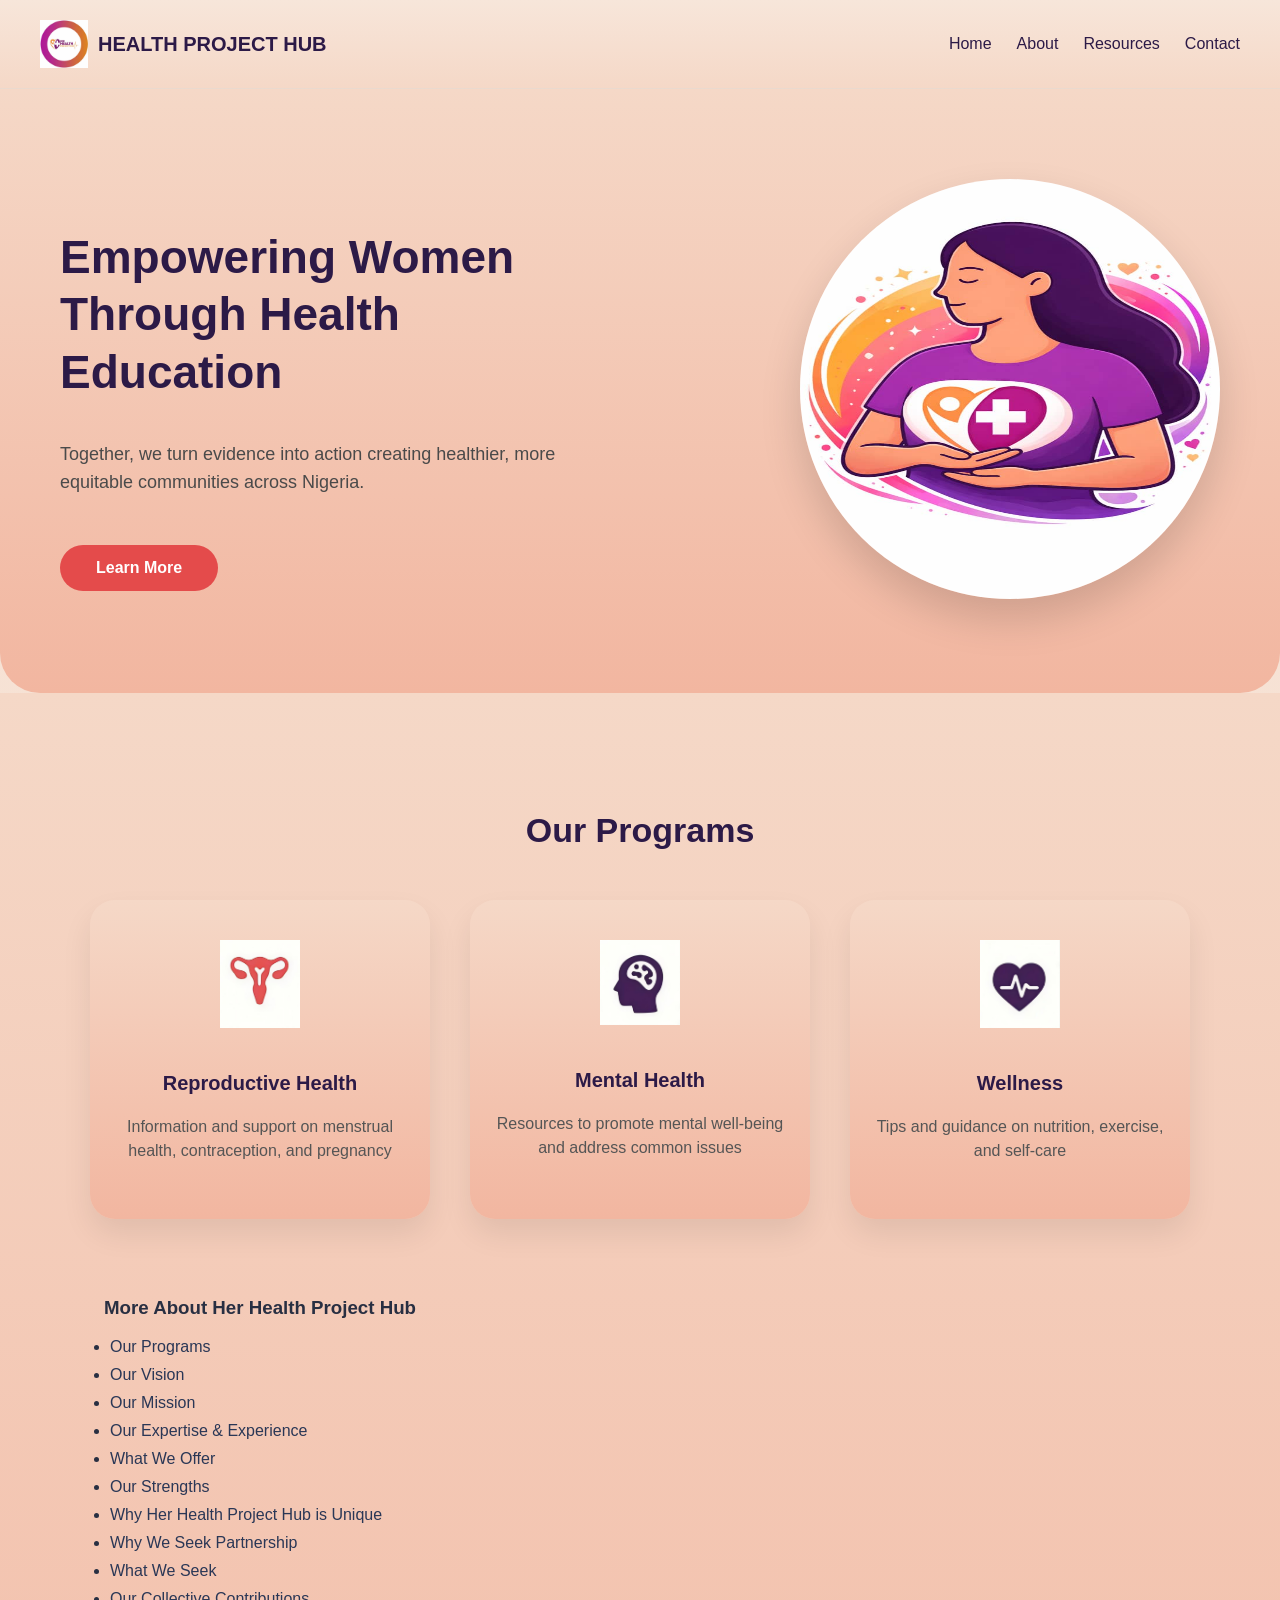
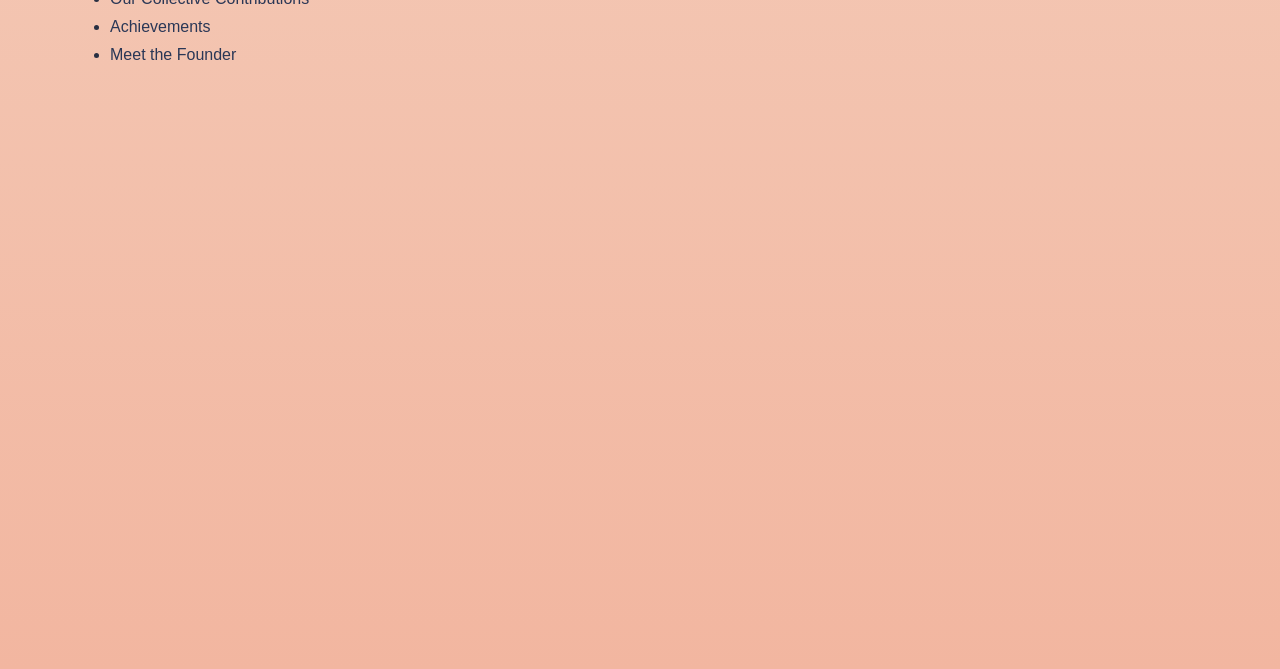
<file: index.html>
<!DOCTYPE html>
<html lang="en">
<head>
   <meta charset="UTF-8">
   <meta name="viewport" content="width=device-width, initial-scale=1.0">
   <title>Women Health Education</title>
   <link rel="stylesheet" href="style.css">
   <link rel="icon" type="image/jpeg" href="log.jpeg">


</head>
<body>

<header class="navbar">
   <div class="logo-area">
   <div class="menu-toggle" id="menuToggle">&#9776;</div>
   <img src="log.jpeg" class="logo">
   <span class="brand-name">HEALTH PROJECT HUB</span>
   </div>


  <!-- Nav links -->
  <nav id="navMenu">
    <a href="index.html">Home</a>
    <a href="about.html">About</a>
    <a href="resources.html">Resources</a>
    <a href="contact.html">Contact</a>
  </nav>
</header>

<section class="hero">
   <div class="hero-text">
      <h1>Empowering Women Through Health Education</h1>
      <p>
         Together, we turn evidence into action creating healthier, more equitable communities across Nigeria.
      </p>

      <a href="" class="btn">Learn More</a>
   </div>

   <div class="hero-img">
      <img src="big heart pic.jpeg" alt="">
   </div>
</section>


<section class="programs">
  <h2>Our Programs</h2>

  <div class="program-grid">

    <div class="program-card">
      <img src="Woman ovary .jpg" alt="">
      <h3>Reproductive Health</h3>
      <p>Information and support on menstrual health, contraception, and pregnancy</p>
    </div>

    <div class="program-card">
      <img src="brain.jpg" alt="">
      <h3>Mental Health</h3>
      <p>Resources to promote mental well-being and address common issues</p>
    </div>

    <div class="program-card">
      <img src="heart.jpg" alt="">
      <h3>Wellness</h3>
      <p>Tips and guidance on nutrition, exercise, and self-care</p>
    </div>

<section class="footer">
  <h3 class="footer-title">More About Her Health Project Hub</h3>

  <ul class="footer-list">
    <li><a href="program.html">Our Programs</a></li>
    <li><a href="vision.html">Our Vision</a></li>
    <li><a href="mission.html">Our Mission</a></li>
    <li><a href="EXPERTISE.html">Our Expertise & Experience</a></li>

    <li><a href="offer.html">What We Offer</a></li>
    <li><a href="strength.html">Our Strengths</a></li>
    <li><a href="unique.html">Why Her Health Project Hub is Unique</a></li>

    <li><a href="partnership.html">Why We Seek Partnership</a></li>
    <li><a href="seek.html">What We Seek</a></li>
    <li><a href="contributor.html">Our Collective Contributions</a></li>

    <li><a href="achievement.html">Achievements</a></li>
    <li><a href="founder.html">Meet the Founder</a></li>
  </ul>
</section>


<script src="app.js"></script>
</body>
</html>
</file>
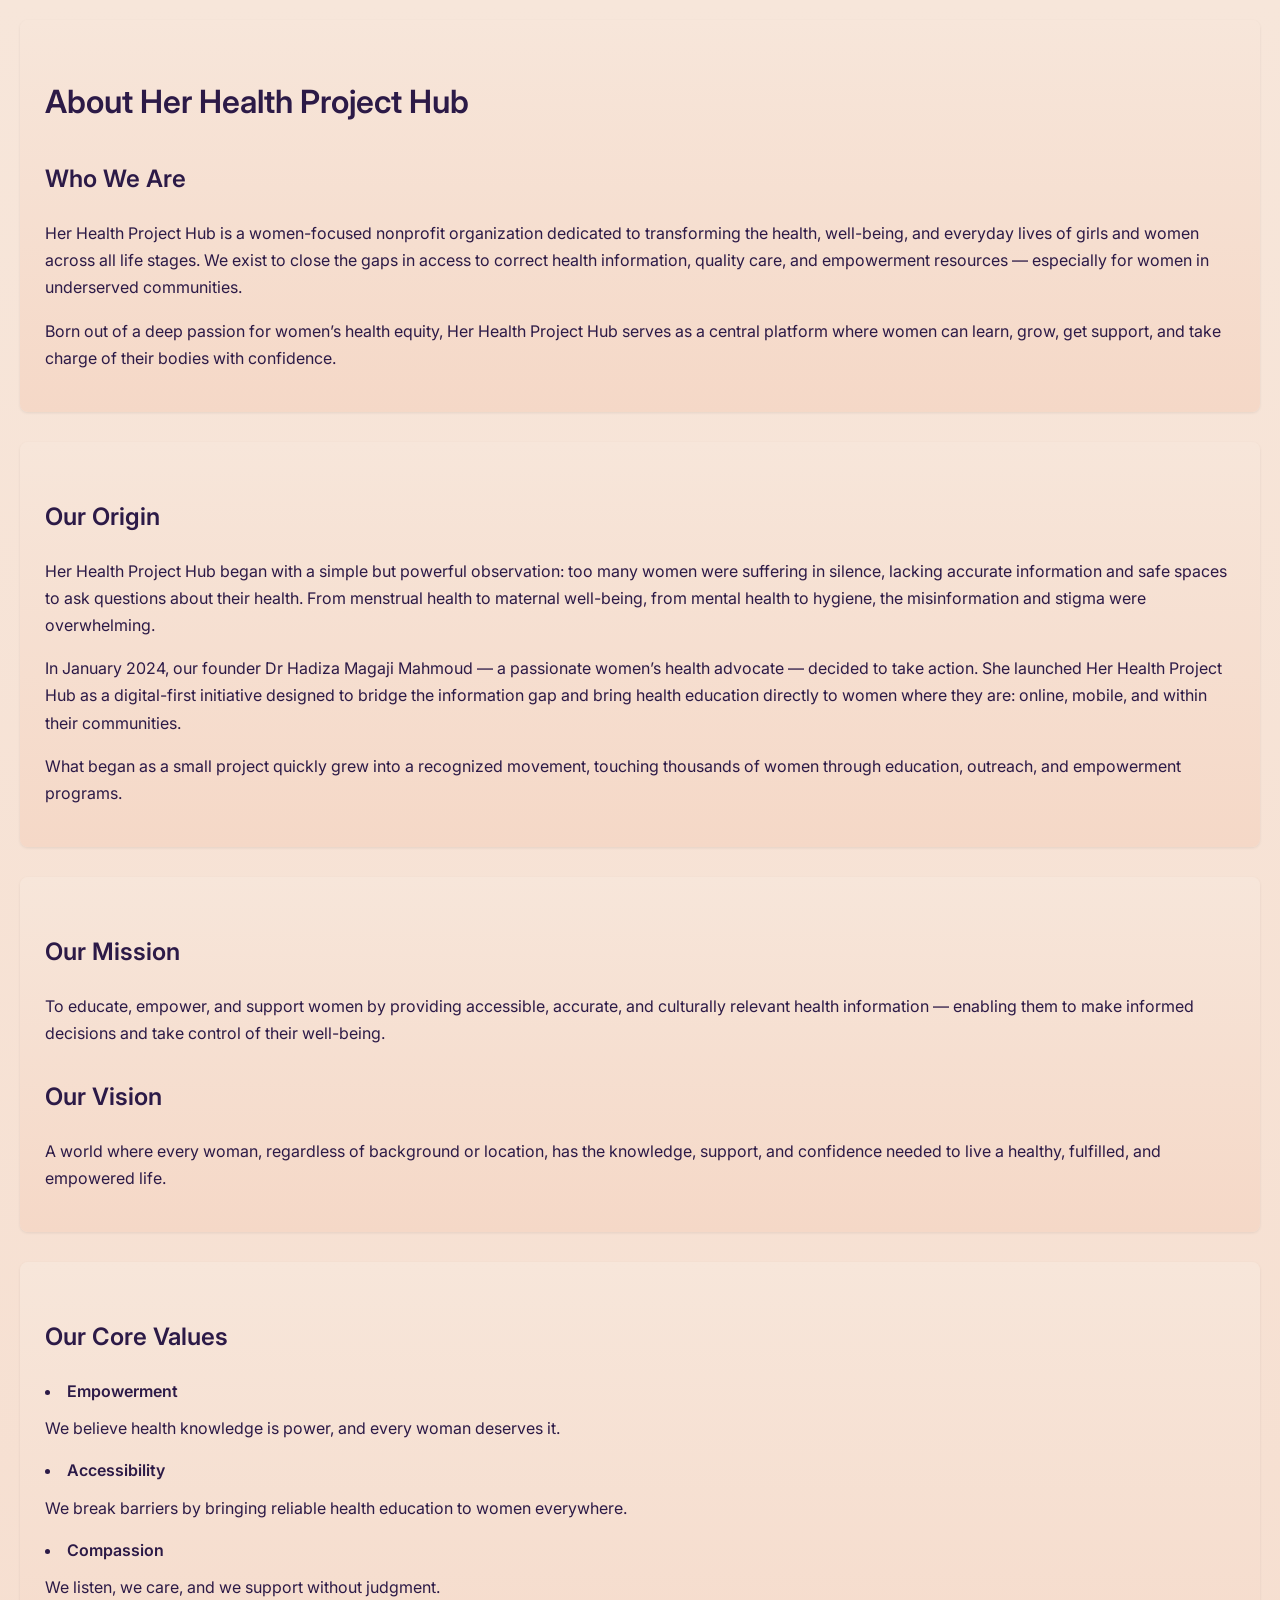
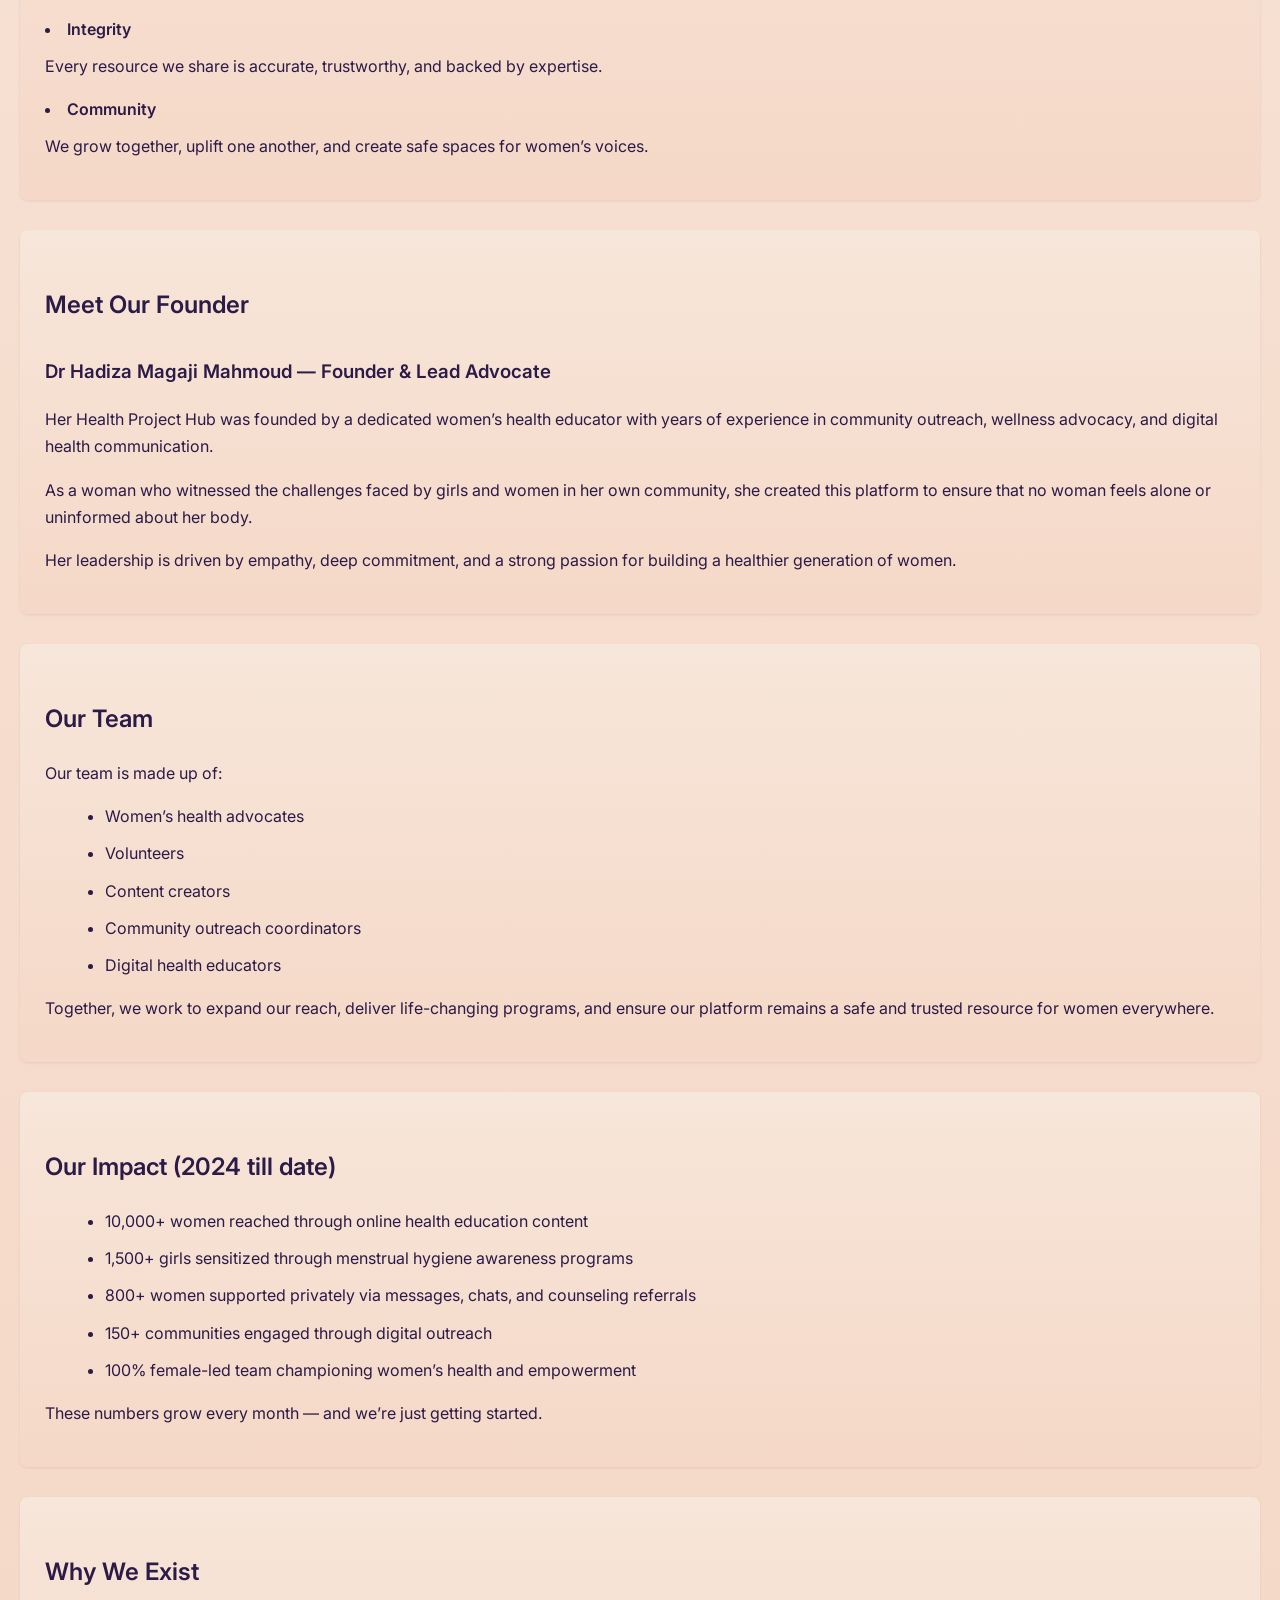
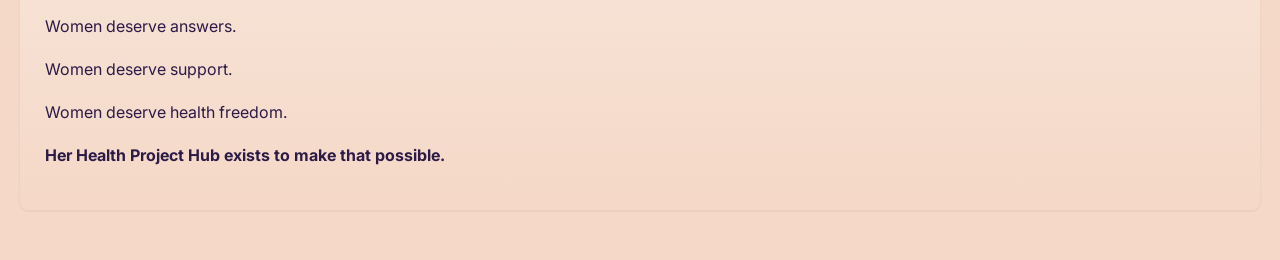
<file: about.html>
<!DOCTYPE html>
<html lang="en">
<head>
    <meta charset="UTF-8">
    <meta name="viewport" content="width=device-width, initial-scale=1.0">
    <title>About Her Health Project Hub</title>
      <link rel="icon" type="image/jpeg" href="logo.jpg">


    <!-- Google Font -->
    <link href="https://fonts.googleapis.com/css2?family=Inter:wght@300;400;600&display=swap" rel="stylesheet">

    <style>
          :root {
            --cream: #F7E6DA;
            --peach: #F5D8C7;
            --soft-pink: #F2B6A0;
            --accent: #E44B4B;
            --text-dark: #2C1A47;
            }

        body {
            font-family: "Inter", sans-serif;
            margin: 0;
            padding: 20px;
            background: linear-gradient(180deg, var(--cream), var(--peach));
            color: var(--text-dark);
            line-height: 1.7;
            }

        h1, h2, h3 {
            font-weight: 600;
            margin-top: 30px;
        }

        p {
            margin-bottom: 15px;
        }

        .section {
            background: linear-gradient(180deg, var(--cream), var(--peach));
            padding: 25px;
            border-radius: 8px;
            margin-bottom: 30px;
            box-shadow: 0 1px 3px rgba(0,0,0,0.08);
        }

        ul {
            margin-left: 20px;
        }

        li {
            margin-bottom: 10px;
        }

        .numbered-values li {
            font-weight: 600;
            margin-top: 10px;
        }

        .numbered-values p {
            margin: 5px 0 15px 0;
            font-weight: 400;
        }

        hr {
            margin: 30px 0;
            border: none;
            border-top: 1px solid #ddd;
        }
    </style>
</head>
<body>

    <div class="section">
        <h1>About Her Health Project Hub</h1>

        <h2>Who We Are</h2>
        <p>
            Her Health Project Hub is a women-focused nonprofit organization dedicated to transforming 
            the health, well-being, and everyday lives of girls and women across all life stages. 
            We exist to close the gaps in access to correct health information, quality care, and 
            empowerment resources — especially for women in underserved communities.
        </p>

        <p>
            Born out of a deep passion for women’s health equity, Her Health Project Hub serves as a 
            central platform where women can learn, grow, get support, and take charge of their bodies 
            with confidence.
        </p>
    </div>


    <div class="section">
        <h2>Our Origin</h2>
        <p>
            Her Health Project Hub began with a simple but powerful observation: too many women were 
            suffering in silence, lacking accurate information and safe spaces to ask questions about 
            their health. From menstrual health to maternal well-being, from mental health to hygiene, 
            the misinformation and stigma were overwhelming.
        </p>

        <p>
            In January 2024, our founder Dr Hadiza Magaji Mahmoud — a passionate women’s health advocate — 
            decided to take action. She launched Her Health Project Hub as a digital-first initiative 
            designed to bridge the information gap and bring health education directly to women where they are: 
            online, mobile, and within their communities.
        </p>

        <p>
            What began as a small project quickly grew into a recognized movement, touching thousands 
            of women through education, outreach, and empowerment programs.
        </p>
    </div>


    <div class="section">
        <h2>Our Mission</h2>
        <p>
            To educate, empower, and support women by providing accessible, accurate, and culturally 
            relevant health information — enabling them to make informed decisions and take control 
            of their well-being.
        </p>

        <h2>Our Vision</h2>
        <p>
            A world where every woman, regardless of background or location, has the knowledge, support, 
            and confidence needed to live a healthy, fulfilled, and empowered life.
        </p>
    </div>


    <div class="section">
        <h2>Our Core Values</h2>

        <div class="numbered-values">
            <li>Empowerment</li>
            <p>We believe health knowledge is power, and every woman deserves it.</p>

            <li>Accessibility</li>
            <p>We break barriers by bringing reliable health education to women everywhere.</p>

            <li>Compassion</li>
            <p>We listen, we care, and we support without judgment.</p>

            <li>Integrity</li>
            <p>Every resource we share is accurate, trustworthy, and backed by expertise.</p>

            <li>Community</li>
            <p>We grow together, uplift one another, and create safe spaces for women’s voices.</p>
        </div>
    </div>


    <div class="section">
        <h2>Meet Our Founder</h2>
        <h3>Dr Hadiza Magaji Mahmoud — Founder & Lead Advocate</h3>

        <p>
            Her Health Project Hub was founded by a dedicated women’s health educator with years of 
            experience in community outreach, wellness advocacy, and digital health communication.
        </p>

        <p>
            As a woman who witnessed the challenges faced by girls and women in her own community, 
            she created this platform to ensure that no woman feels alone or uninformed about her body.
        </p>

        <p>
            Her leadership is driven by empathy, deep commitment, and a strong passion for building a 
            healthier generation of women.
        </p>
    </div>


    <div class="section">
        <h2>Our Team</h2>
        <p>Our team is made up of:</p>

        <ul>
            <li>Women’s health advocates</li>
            <li>Volunteers</li>
            <li>Content creators</li>
            <li>Community outreach coordinators</li>
            <li>Digital health educators</li>
        </ul>

        <p>
            Together, we work to expand our reach, deliver life-changing programs, and ensure our 
            platform remains a safe and trusted resource for women everywhere.
        </p>
    </div>


    <div class="section">
        <h2>Our Impact (2024 till date)</h2>

        <ul>
            <li>10,000+ women reached through online health education content</li>
            <li>1,500+ girls sensitized through menstrual hygiene awareness programs</li>
            <li>800+ women supported privately via messages, chats, and counseling referrals</li>
            <li>150+ communities engaged through digital outreach</li>
            <li>100% female-led team championing women’s health and empowerment</li>
        </ul>

        <p>These numbers grow every month — and we’re just getting started.</p>
    </div>


    <div class="section">
        <h2>Why We Exist</h2>

        <p>Women deserve answers.</p>
        <p>Women deserve support.</p>
        <p>Women deserve health freedom.</p>

        <p><strong>Her Health Project Hub exists to make that possible.</strong></p>
    </div>

</body>
</html>
</file>
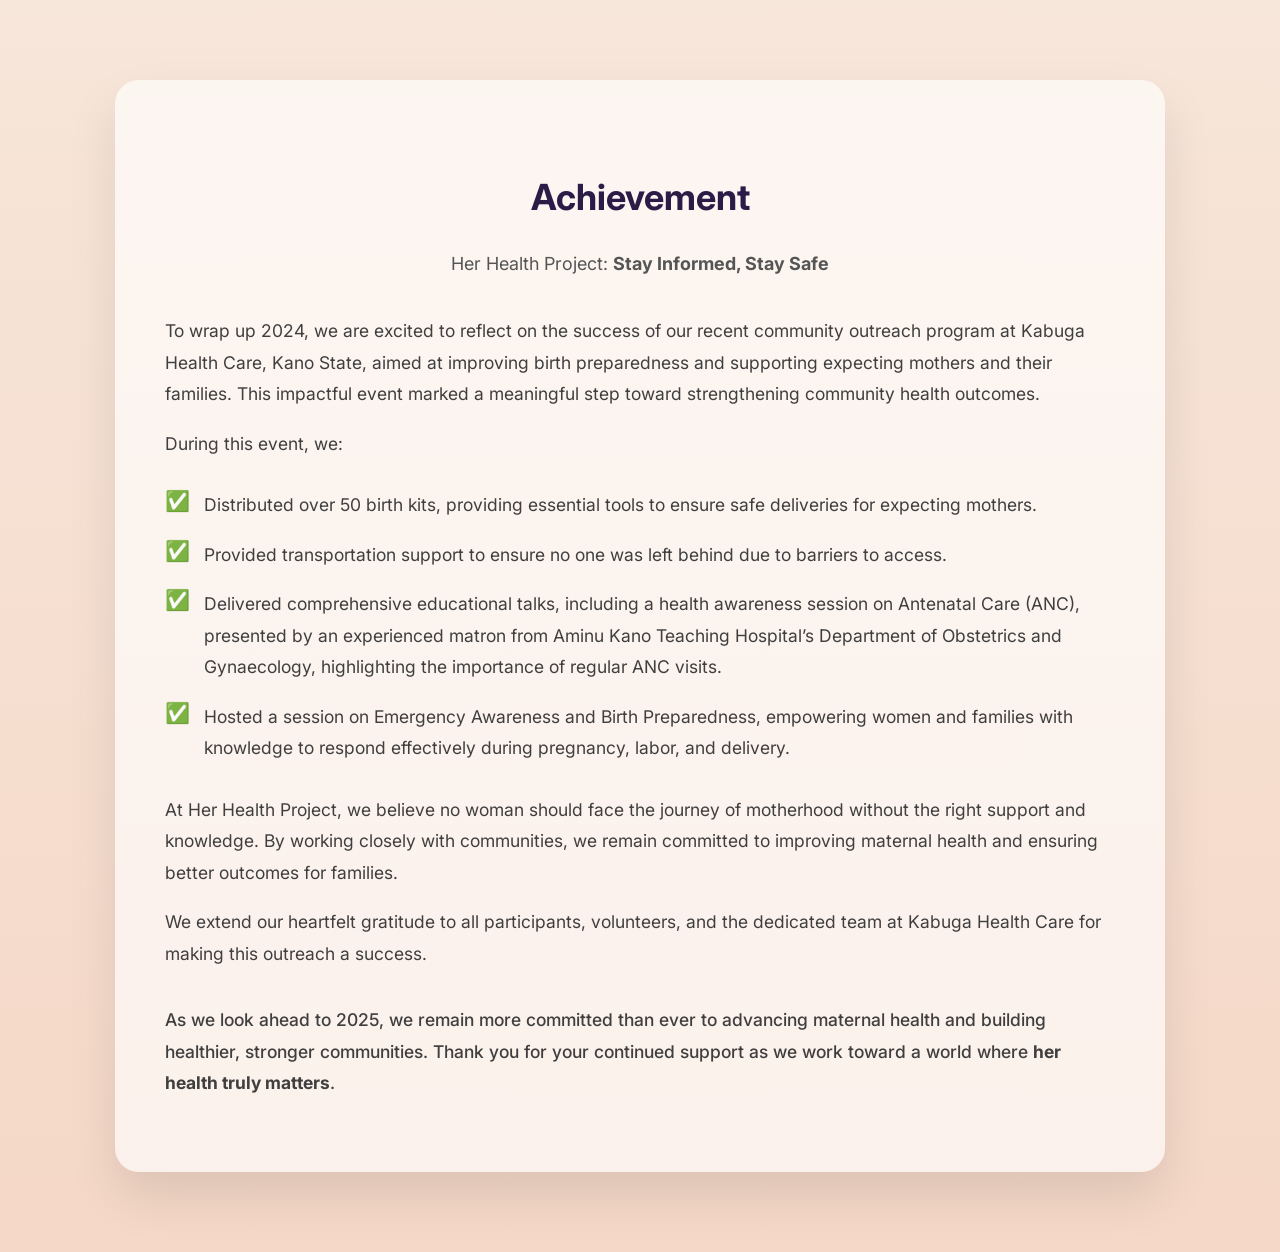
<file: achievement.html>
<!DOCTYPE html>
<html lang="en">
<head>
  <meta charset="UTF-8">
  <meta name="viewport" content="width=device-width, initial-scale=1.0">

  <!-- Google Font -->
  <link href="https://fonts.googleapis.com/css2?family=Inter:wght@300;400;600;700&display=swap" rel="stylesheet">

  <style>
    :root {
      --cream: #F7E6DA;
      --peach: #F5D8C7;
      --accent: #E44B4B;
      --text-dark: #2C1A47;
    }

    body {
      margin: 0;
      font-family: "Inter", sans-serif;
      background: linear-gradient(180deg, var(--cream), var(--peach));
      color: var(--text-dark);
      line-height: 1.8;
    }

    .achievement-container {
      max-width: 950px;
      margin: 80px auto;
      padding: 55px 50px;
      background: rgba(255, 255, 255, 0.65);
      border-radius: 24px;
      box-shadow: 0 25px 50px rgba(0,0,0,0.1);
    }

    .achievement-title {
      text-align: center;
      font-size: 36px;
      font-weight: 700;
      margin-bottom: 10px;
    }

    .achievement-subtitle {
      text-align: center;
      font-size: 18px;
      color: #555;
      margin-bottom: 35px;
    }

    .achievement-content p {
      font-size: 17.5px;
      margin-bottom: 18px;
      color: #3f3f3f;
    }

    .achievement-list {
      list-style: none;
      padding: 0;
      margin: 30px 0;
    }

    .achievement-list li {
      display: flex;
      align-items: flex-start;
      gap: 14px;
      font-size: 17.5px;
      margin-bottom: 18px;
      color: #3f3f3f;
    }

    .achievement-list li::before {
      content: "✅";
      font-size: 20px;
      line-height: 1.2;
    }

    .closing-note {
      margin-top: 35px;
      font-weight: 500;
    }

    @media (max-width: 768px) {
      .achievement-container {
        margin: 40px 15px;
        padding: 35px 25px;
      }

      .achievement-title {
        font-size: 28px;
      }

      .achievement-content p,
      .achievement-list li {
        font-size: 16.5px;
      }
    }
  </style>
</head>
<body>

  <section class="achievement-container">
    <h1 class="achievement-title">Achievement</h1>
    <p class="achievement-subtitle">
      Her Health Project: <strong>Stay Informed, Stay Safe</strong>
    </p>

    <div class="achievement-content">
      <p>
        To wrap up 2024, we are excited to reflect on the success of our recent community outreach program
        at Kabuga Health Care, Kano State, aimed at improving birth preparedness and supporting expecting
        mothers and their families. This impactful event marked a meaningful step toward strengthening
        community health outcomes.
      </p>

      <p>During this event, we:</p>

      <ul class="achievement-list">
        <li>
          Distributed over 50 birth kits, providing essential tools to ensure safe deliveries for expecting mothers.
        </li>
        <li>
          Provided transportation support to ensure no one was left behind due to barriers to access.
        </li>
        <li>
          Delivered comprehensive educational talks, including a health awareness session on Antenatal Care (ANC),
          presented by an experienced matron from Aminu Kano Teaching Hospital’s Department of Obstetrics
          and Gynaecology, highlighting the importance of regular ANC visits.
        </li>
        <li>
          Hosted a session on Emergency Awareness and Birth Preparedness, empowering women and families with
          knowledge to respond effectively during pregnancy, labor, and delivery.
        </li>
      </ul>

      <p>
        At Her Health Project, we believe no woman should face the journey of motherhood without the right
        support and knowledge. By working closely with communities, we remain committed to improving
        maternal health and ensuring better outcomes for families.
      </p>

      <p>
        We extend our heartfelt gratitude to all participants, volunteers, and the dedicated team at
        Kabuga Health Care for making this outreach a success.
      </p>

      <p class="closing-note">
        As we look ahead to 2025, we remain more committed than ever to advancing maternal health and
        building healthier, stronger communities. Thank you for your continued support as we work
        toward a world where <strong>her health truly matters</strong>.
      </p>
    </div>
  </section>

</body>
</html>
</file>
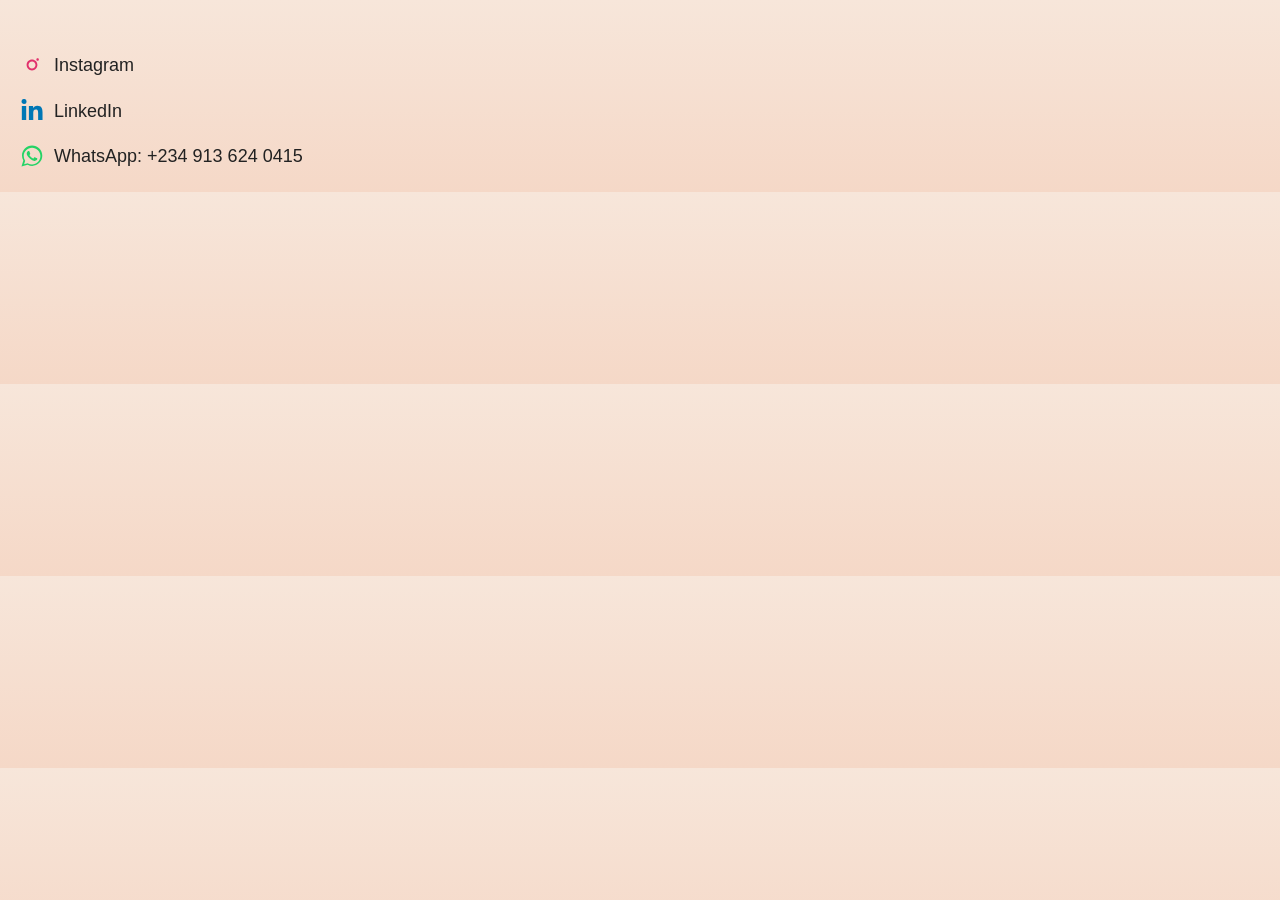
<file: contact.html>
<!DOCTYPE html>
<html lang="en">
<head>
   <meta charset="UTF-8">
   <meta name="viewport" content="width=device-width, initial-scale=1.0">
   <title>Contact Links</title>
   <link rel="icon" type="image/jpeg" href="logo.jpg">

   <style>
      :root {
            --cream: #F7E6DA;
            --peach: #F5D8C7;
            --soft-pink: #F2B6A0;
            --accent: #E44B4B;
            --text-dark: #2C1A47;
            }

        body {
            font-family: "Inter", sans-serif;
            margin: 0;
            padding: 20px;
            background: linear-gradient(180deg, var(--cream), var(--peach));
            color: var(--text-dark);
            line-height: 1.7;
            }

      .contact {
         display: flex;
         flex-direction: column;
         gap: 15px;
         margin-top: 30px;
         max-width: 300px;
      }

      .contact a {
         text-decoration: none;
         color: #222;
         font-size: 18px;
         display: flex;
         align-items: center;
         gap: 10px;
         font-family: Arial, sans-serif;
      }

      .contact a:hover {
         opacity: 0.7;
      }

      .icon {
         width: 24px;
         height: 24px;
      }
   </style>
</head>
<body>

   <div class="contact">

      <!-- Instagram -->
      <a href="https://www.instagram.com/her_health_project_hub?igsh=Y2VocWtkMHdjOHVh" target="_blank">
         <svg class="icon" viewBox="0 0 448 512" fill="#E1306C">
            <path d="M224.1 141c-63.6 0-114.9 51.3-114.9 114.9s51.3 114.9 114.9 114.9S339 319.5 339 255.9 
            287.7 141 224.1 141zm0 189.6c-41.2 0-74.7-33.5-74.7-74.7s33.5-74.7 
            74.7-74.7 74.7 33.5 74.7 74.7-33.5 74.7-74.7 74.7zm146.4-194.3c0 
            14.9-12 26.8-26.8 26.8-14.9 0-26.8-12-26.8-26.8s12-26.8 26.8-26.8 
            26.8 12 26.8 26.8z"/>
         </svg>
         Instagram
      </a>


      <!-- LinkedIn -->
      <a href="https://www.linkedin.com/in/dr-hadiza-magaji-mahmoud-700044189" target="_blank">
         <svg class="icon" viewBox="0 0 448 512" fill="#0077B5">
            <path d="M100.3 448H7V148.9h93.3zM53.6 107C24 107 0 82.9 0 
            53.9A53.9 53.9 0 1 1 53.9 107h-.3zM447.9 448h-93.1V302.4c0-34.7-.7-79.2-48.3-79.2-48.3 
            0-55.7 37.7-55.7 76.7V448h-93.1V148.9h89.4v40.8h1.3c12.5-23.7 
            42.9-48.3 88.3-48.3 94.4 0 111.8 62.2 111.8 143.1V448z"/>
         </svg>
         LinkedIn
      </a>


     

      <!-- WhatsApp -->
      <a href="https://wa.me/2349136240415" target="_blank">
         <svg class="icon" viewBox="0 0 448 512" fill="#25D366">
            <path d="M380.9 97.1C339 55.1 283.2 32 224.3 
            32c-118.2 0-214 95.8-214 214 0 37.7 9.9 74.6 28.6 
            107.1L0 480l130.6-38.4c30.1 16.5 64 25.3 98.7 
            25.3h.1c118.1 0 214-95.8 214-214 .1-58.3-22.6-113.3-62.5-155.8zM224.3 
            438.6c-30.1 0-59.7-8.1-85.5-23.4l-6.1-3.6-77.4 
            22.8 23.2-75.5-3.9-6.2c-17.8-28.4-27.2-61.3-27.2-94.7 
            0-98.1 79.8-177.9 177.9-177.9 47.5 0 92.2 18.5 
            125.7 52.1 33.5 33.6 52 78.3 
            52 125.8-.1 98.2-79.9 177.9-178 177.9zm101.2-138.2c-5.5-2.8-32.8-16.2-37.9-18.1-5.1-1.9-8.8-2.8-12.5 
            2.8-3.7 5.6-14.3 18.1-17.6 21.8-3.2 3.7-6.5 4.2-12 
            1.4-32.6-16.3-54-29.1-75.5-66-5.7-9.8 5.7-9.1 
            16.3-30.3 1.8-3.7.9-6.9-.5-9.7-1.4-2.8-12.5-30.2-17.1-41.4-4.5-10.8-9.1-9.3-12.5-9.5-3.2-.2-6.9-.2-10.6-.2s-9.7 
            1.4-14.8 6.9c-5.1 5.6-19.4 19-19.4 46.3 0 27.4 19.9 53.7 22.7 57.5 
            2.8 3.7 39.1 59.7 94.8 83.8 35.2 15.2 49 16.5 66.7 
            13.9 10.7-1.6 32.8-13.4 37.4-26.4 4.6-13 4.6-24.2 
            3.2-26.4-1.3-2.4-5-3.7-10.5-6.5z"/>
         </svg>
         WhatsApp: +234 913 624 0415
      </a>

   </div>

</body>
</html>
</file>
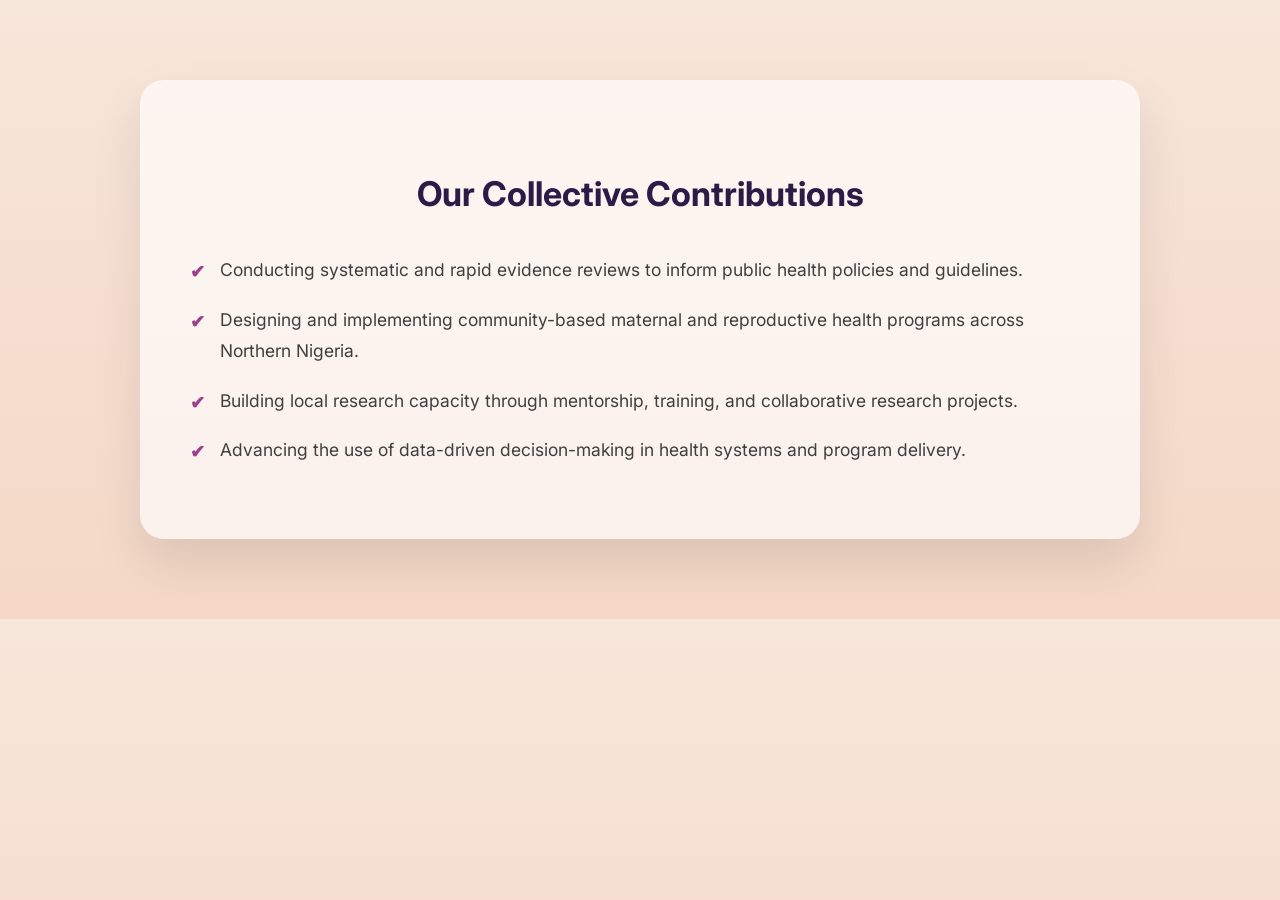
<file: contributor.html>
<!DOCTYPE html>
<html lang="en">
<head>
  <meta charset="UTF-8">
  <meta name="viewport" content="width=device-width, initial-scale=1.0">

  <!-- Google Font -->
  <link href="https://fonts.googleapis.com/css2?family=Inter:wght@300;400;600;700&display=swap" rel="stylesheet">

  <style>
    :root {
      --cream: #F7E6DA;
      --peach: #F5D8C7;
      --text-dark: #2C1A47;
    }

    body {
      margin: 0;
      font-family: "Inter", sans-serif;
      background: linear-gradient(180deg, var(--cream), var(--peach));
      color: var(--text-dark);
      line-height: 1.8;
    }

    .contribution-container {
      max-width: 900px;
      margin: 80px auto;
      padding: 55px 50px;
      background: rgba(255, 255, 255, 0.65);
      border-radius: 24px;
      box-shadow: 0 25px 50px rgba(0, 0, 0, 0.1);
    }

    .contribution-title {
      text-align: center;
      font-size: 34px;
      font-weight: 700;
      margin-bottom: 30px;
    }

    .contribution-list {
      list-style: none;
      padding: 0;
      margin: 0;
    }

    .contribution-list li {
      font-size: 17.5px;
      margin-bottom: 18px;
      padding-left: 30px;
      position: relative;
      color: #3f3f3f;
    }

    .contribution-list li::before {
      content: "✔";
      position: absolute;
      left: 0;
      top: 2px;
      color: #9C3F8C;
      font-weight: 700;
    }

    @media (max-width: 768px) {
      .contribution-container {
        margin: 40px 15px;
        padding: 35px 25px;
      }

      .contribution-title {
        font-size: 26px;
      }

      .contribution-list li {
        font-size: 16.5px;
      }
    }
  </style>
</head>
<body>

  <section class="contribution-container">
    <h2 class="contribution-title">Our Collective Contributions</h2>

    <ul class="contribution-list">
      <li>
        Conducting systematic and rapid evidence reviews to inform public health policies and guidelines.
      </li>

      <li>
        Designing and implementing community-based maternal and reproductive health programs across
        Northern Nigeria.
      </li>

      <li>
        Building local research capacity through mentorship, training, and collaborative research
        projects.
      </li>

      <li>
        Advancing the use of data-driven decision-making in health systems and program delivery.
      </li>
    </ul>
  </section>

</body>
</html>
</file>
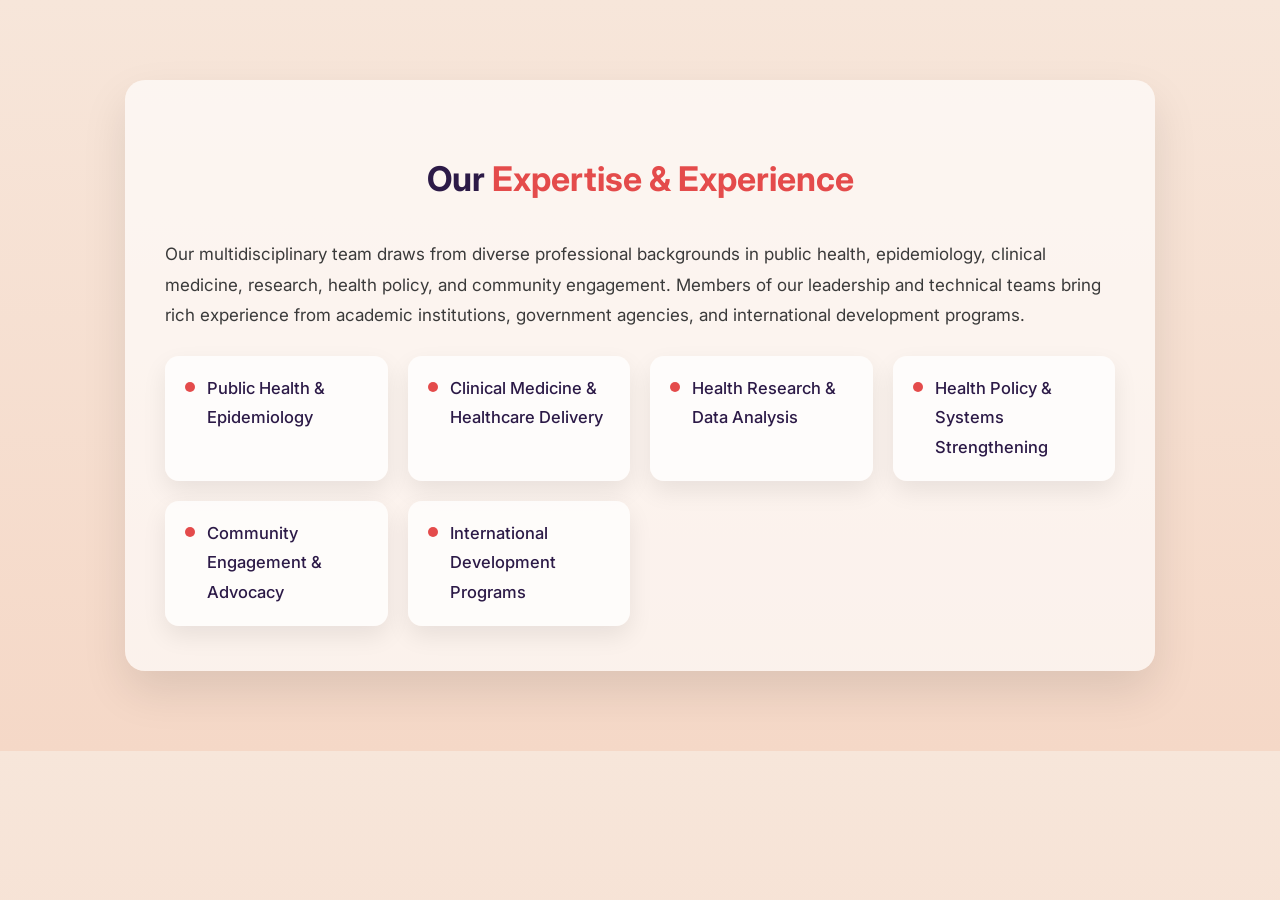
<file: EXPERTISE.html>
<!DOCTYPE html>
<html lang="en">
<head>
  <meta charset="UTF-8" />
  <meta name="viewport" content="width=device-width, initial-scale=1.0"/>
  <title>Our Expertise & Experience – Her Health Project Hub</title>

  <!-- Google Font -->
  <link href="https://fonts.googleapis.com/css2?family=Inter:wght@300;400;600;700&display=swap" rel="stylesheet">

  <style>
    :root {
      --cream: #F7E6DA;
      --peach: #F5D8C7;
      --soft-pink: #F2B6A0;
      --accent: #E44B4B;
      --text-dark: #2C1A47;
    }

    body {
      margin: 0;
      font-family: "Inter", sans-serif;
      background: linear-gradient(180deg, var(--cream), var(--peach));
      color: var(--text-dark);
      line-height: 1.8;
    }

    .container {
      max-width: 950px;
      margin: 80px auto;
      padding: 45px 40px;
      background: rgba(255, 255, 255, 0.65);
      border-radius: 20px;
      box-shadow: 0 20px 45px rgba(0,0,0,0.1);
    }

    h1 {
      font-size: 34px;
      font-weight: 700;
      text-align: center;
      margin-bottom: 30px;
    }

    h1 span {
      color: var(--accent);
    }

    p {
      font-size: 17px;
      margin-bottom: 18px;
      color: #3a3a3a;
    }

    .expertise-list {
      display: grid;
      grid-template-columns: repeat(auto-fit, minmax(220px, 1fr));
      gap: 20px;
      margin-top: 25px;
    }

    .expertise-item {
      background: rgba(255,255,255,0.75);
      padding: 18px 20px;
      border-radius: 14px;
      display: flex;
      align-items: flex-start;
      gap: 12px;
      box-shadow: 0 10px 25px rgba(0,0,0,0.08);
    }

    .dot {
      width: 10px;
      height: 10px;
      background: var(--accent);
      border-radius: 50%;
      margin-top: 8px;
      flex-shrink: 0;
    }

    .expertise-text {
      font-size: 16.5px;
      font-weight: 500;
    }

    @media (max-width: 768px) {
      .container {
        margin: 40px 15px;
        padding: 30px 22px;
      }

      h1 {
        font-size: 26px;
      }
    }
  </style>
</head>
<body>

  <div class="container">
    <h1>Our <span>Expertise & Experience</span></h1>

    <p>
      Our multidisciplinary team draws from diverse professional backgrounds in public health,
      epidemiology, clinical medicine, research, health policy, and community engagement.
      Members of our leadership and technical teams bring rich experience from academic institutions,
      government agencies, and international development programs.
    </p>

    <div class="expertise-list">
      <div class="expertise-item">
        <span class="dot"></span>
        <div class="expertise-text">Public Health & Epidemiology</div>
      </div>

      <div class="expertise-item">
        <span class="dot"></span>
        <div class="expertise-text">Clinical Medicine & Healthcare Delivery</div>
      </div>

      <div class="expertise-item">
        <span class="dot"></span>
        <div class="expertise-text">Health Research & Data Analysis</div>
      </div>

      <div class="expertise-item">
        <span class="dot"></span>
        <div class="expertise-text">Health Policy & Systems Strengthening</div>
      </div>

      <div class="expertise-item">
        <span class="dot"></span>
        <div class="expertise-text">Community Engagement & Advocacy</div>
      </div>

      <div class="expertise-item">
        <span class="dot"></span>
        <div class="expertise-text">International Development Programs</div>
      </div>
    </div>
  </div>

</body>
</html>
</file>
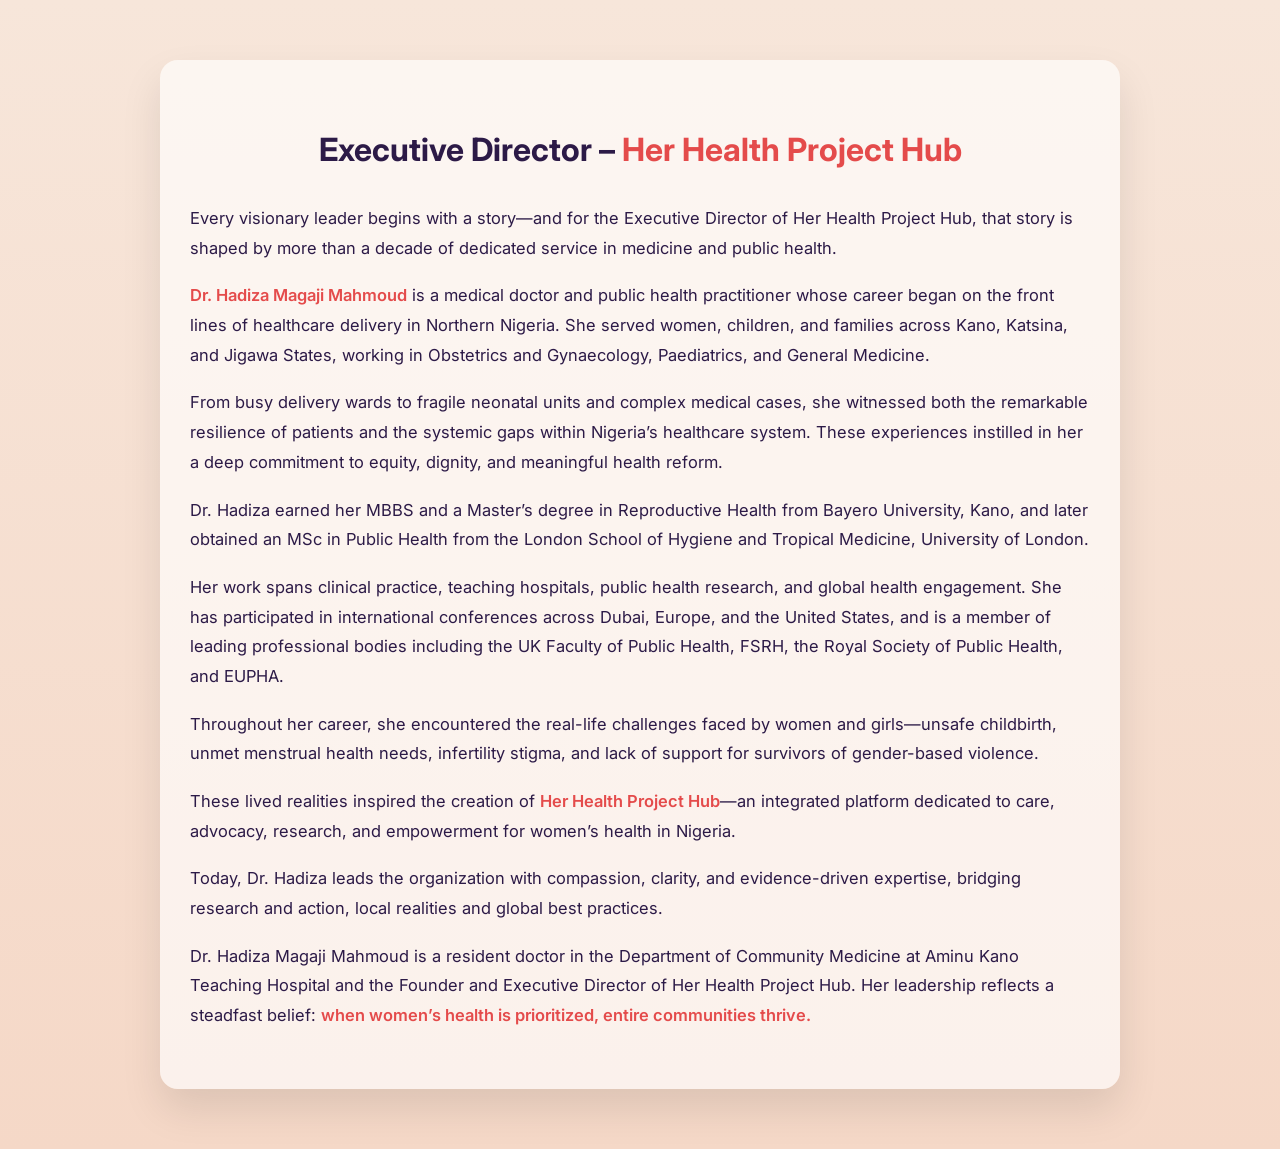
<file: founder.html>
<!DOCTYPE html>
<html lang="en">
<head>
  <meta charset="UTF-8" />
  <meta name="viewport" content="width=device-width, initial-scale=1.0"/>
  <title>Executive Director – Her Health Project Hub</title>

  <!-- Google Font -->
  <link href="https://fonts.googleapis.com/css2?family=Inter:wght@300;400;600;700&display=swap" rel="stylesheet">

  <style>
    :root {
      --cream: #F7E6DA;
      --peach: #F5D8C7;
      --soft-pink: #F2B6A0;
      --accent: #E44B4B;
      --text-dark: #2C1A47;
    }

    body {
      margin: 0;
      font-family: "Inter", sans-serif;
      background: linear-gradient(180deg, var(--cream), var(--peach));
      color: var(--text-dark);
      line-height: 1.8;
    }

    .container {
      max-width: 900px;
      margin: 60px auto;
      padding: 40px 30px;
      background: rgba(255, 255, 255, 0.65);
      border-radius: 18px;
      box-shadow: 0 20px 40px rgba(0,0,0,0.1);
    }

    h1 {
      font-size: 32px;
      font-weight: 700;
      margin-bottom: 25px;
      text-align: center;
    }

    h1 span {
      color: var(--accent);
    }

    p {
      font-size: 16.5px;
      margin-bottom: 18px;
    }

    .highlight {
      font-weight: 600;
      color: var(--accent);
    }

    @media (max-width: 768px) {
      .container {
        margin: 30px 15px;
        padding: 25px 20px;
      }

      h1 {
        font-size: 26px;
      }
    }
  </style>
</head>
<body>

  <div class="container">
    <h1>Executive Director – <span>Her Health Project Hub</span></h1>

    <p>
      Every visionary leader begins with a story—and for the Executive Director of
      Her Health Project Hub, that story is shaped by more than a decade of dedicated
      service in medicine and public health.
    </p>

    <p>
      <span class="highlight">Dr. Hadiza Magaji Mahmoud</span> is a medical doctor and
      public health practitioner whose career began on the front lines of healthcare
      delivery in Northern Nigeria. She served women, children, and families across
      Kano, Katsina, and Jigawa States, working in Obstetrics and Gynaecology,
      Paediatrics, and General Medicine.
    </p>

    <p>
      From busy delivery wards to fragile neonatal units and complex medical cases,
      she witnessed both the remarkable resilience of patients and the systemic gaps
      within Nigeria’s healthcare system. These experiences instilled in her a deep
      commitment to equity, dignity, and meaningful health reform.
    </p>

    <p>
      Dr. Hadiza earned her MBBS and a Master’s degree in Reproductive Health from
      Bayero University, Kano, and later obtained an MSc in Public Health from the
      London School of Hygiene and Tropical Medicine, University of London.
    </p>

    <p>
      Her work spans clinical practice, teaching hospitals, public health research,
      and global health engagement. She has participated in international conferences
      across Dubai, Europe, and the United States, and is a member of leading
      professional bodies including the UK Faculty of Public Health, FSRH,
      the Royal Society of Public Health, and EUPHA.
    </p>

    <p>
      Throughout her career, she encountered the real-life challenges faced by women
      and girls—unsafe childbirth, unmet menstrual health needs, infertility stigma,
      and lack of support for survivors of gender-based violence.
    </p>

    <p>
      These lived realities inspired the creation of
      <span class="highlight">Her Health Project Hub</span>—an integrated platform
      dedicated to care, advocacy, research, and empowerment for women’s health in
      Nigeria.
    </p>

    <p>
      Today, Dr. Hadiza leads the organization with compassion, clarity, and
      evidence-driven expertise, bridging research and action, local realities and
      global best practices.
    </p>

    <p>
      Dr. Hadiza Magaji Mahmoud is a resident doctor in the Department of Community
      Medicine at Aminu Kano Teaching Hospital and the Founder and Executive Director
      of Her Health Project Hub. Her leadership reflects a steadfast belief:
      <span class="highlight">when women’s health is prioritized, entire communities thrive.</span>
    </p>
  </div>

</body>
</html>
</file>
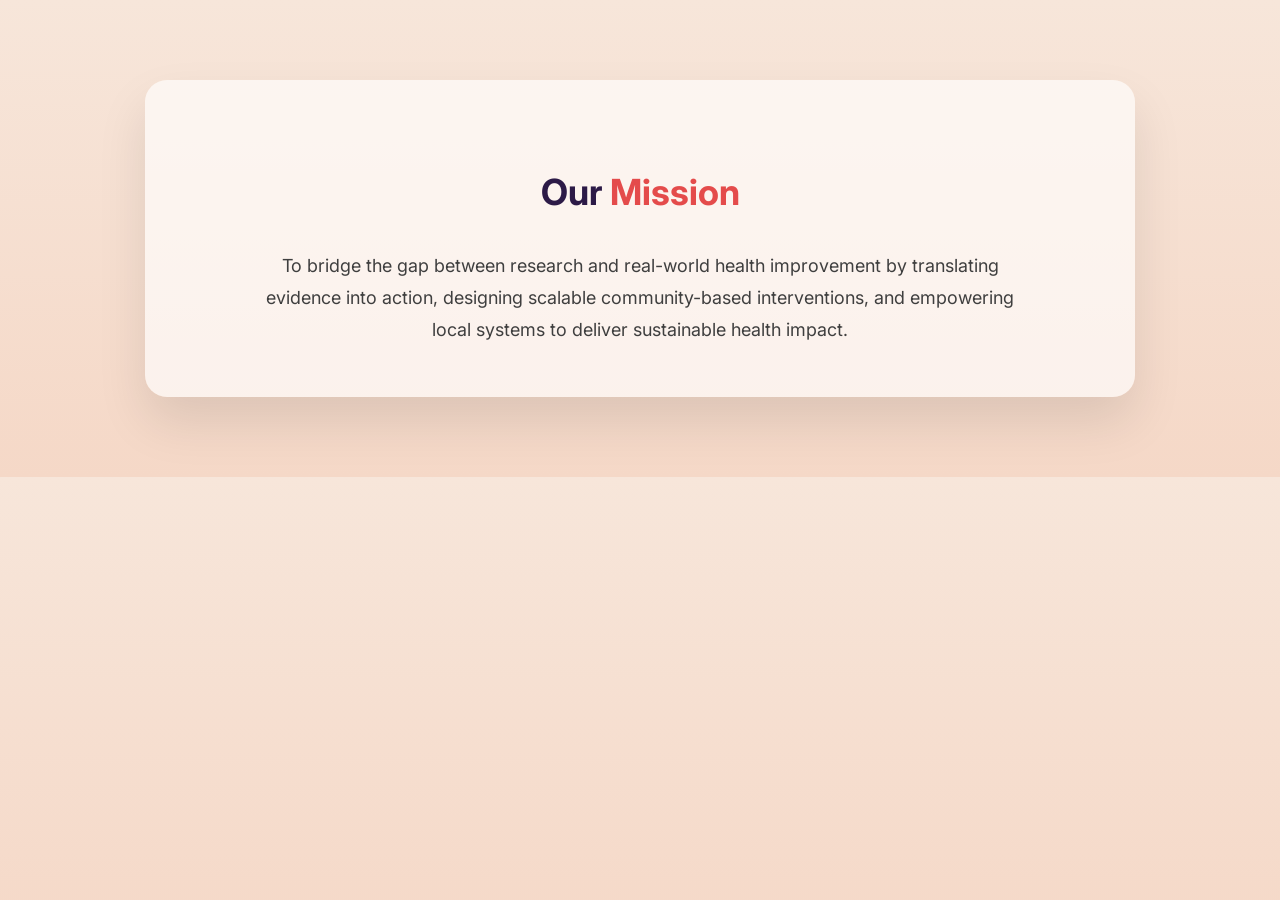
<file: mission.html>
<!DOCTYPE html>
<html lang="en">
<head>
  <meta charset="UTF-8" />
  <meta name="viewport" content="width=device-width, initial-scale=1.0"/>
  <title>Our Mission – Her Health Project Hub</title>

  <!-- Google Font -->
  <link href="https://fonts.googleapis.com/css2?family=Inter:wght@300;400;600;700&display=swap" rel="stylesheet">

  <style>
    :root {
      --cream: #F7E6DA;
      --peach: #F5D8C7;
      --soft-pink: #F2B6A0;
      --accent: #E44B4B;
      --text-dark: #2C1A47;
    }

    body {
      margin: 0;
      font-family: "Inter", sans-serif;
      background: linear-gradient(180deg, var(--cream), var(--peach));
      color: var(--text-dark);
      line-height: 1.8;
    }

    .mission-container {
      max-width: 900px;
      margin: 80px auto;
      padding: 50px 45px;
      background: rgba(255, 255, 255, 0.65);
      border-radius: 22px;
      box-shadow: 0 25px 50px rgba(0,0,0,0.1);
      text-align: center;
    }

    .mission-title {
      font-size: 36px;
      font-weight: 700;
      margin-bottom: 25px;
    }

    .mission-title span {
      color: var(--accent);
    }

    .mission-text {
      font-size: 18px;
      color: #3f3f3f;
      max-width: 750px;
      margin: 0 auto;
    }

    .mission-highlight {
      margin-top: 30px;
      padding: 18px 25px;
      background: linear-gradient(180deg, var(--peach), var(--soft-pink));
      border-radius: 16px;
      font-weight: 600;
      color: var(--text-dark);
      box-shadow: 0 10px 25px rgba(0,0,0,0.08);
    }

    @media (max-width: 768px) {
      .mission-container {
        margin: 40px 15px;
        padding: 35px 25px;
      }

      .mission-title {
        font-size: 28px;
      }

      .mission-text {
        font-size: 16.5px;
      }
    }
  </style>
</head>
<body>

  <section class="mission-container">
    <h1 class="mission-title">Our <span>Mission</span></h1>

    <p class="mission-text">
      To bridge the gap between research and real-world health improvement by translating
      evidence into action, designing scalable community-based interventions, and empowering
      local systems to deliver sustainable health impact.
    </p>

  
  </section>

</body>
</html>
</file>
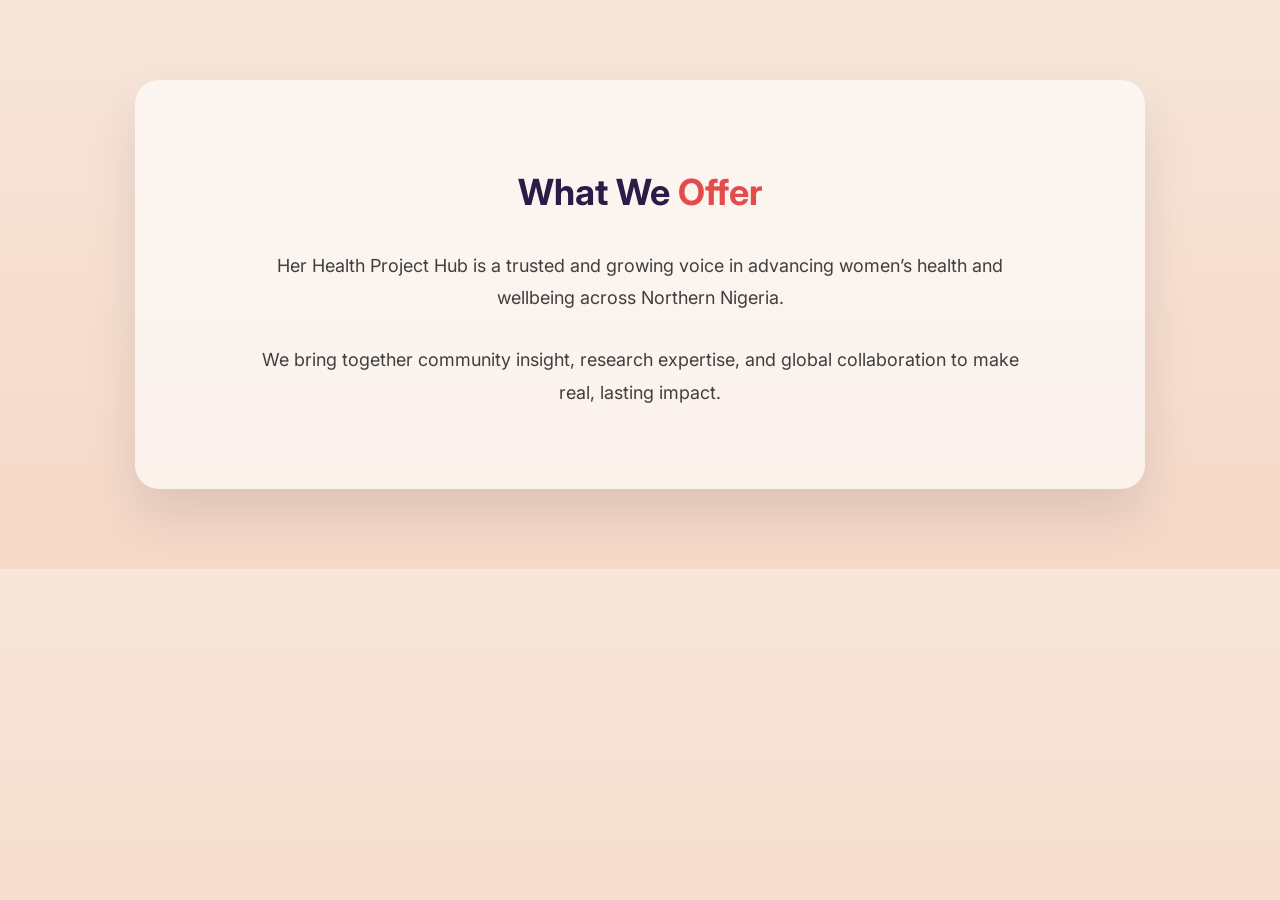
<file: offer.html>
<!DOCTYPE html>
<html lang="en">
<head>
  <meta charset="UTF-8" />
  <meta name="viewport" content="width=device-width, initial-scale=1.0"/>
  <title>What We Offer – Her Health Project Hub</title>

  <!-- Google Font -->
  <link href="https://fonts.googleapis.com/css2?family=Inter:wght@300;400;600;700&display=swap" rel="stylesheet">

  <style>
    :root {
      --cream: #F7E6DA;
      --peach: #F5D8C7;
      --soft-pink: #F2B6A0;
      --accent: #E44B4B;
      --text-dark: #2C1A47;
    }

    body {
      margin: 0;
      font-family: "Inter", sans-serif;
      background: linear-gradient(180deg, var(--cream), var(--peach));
      color: var(--text-dark);
      line-height: 1.8;
    }

    .offer-container {
      max-width: 920px;
      margin: 80px auto;
      padding: 50px 45px;
      background: rgba(255, 255, 255, 0.65);
      border-radius: 24px;
      box-shadow: 0 25px 50px rgba(0,0,0,0.1);
      text-align: center;
    }

    .offer-title {
      font-size: 36px;
      font-weight: 700;
      margin-bottom: 25px;
    }

    .offer-title span {
      color: var(--accent);
    }

    .offer-text {
      font-size: 18px;
      color: #3f3f3f;
      max-width: 780px;
      margin: 0 auto 30px;
    }

    .offer-highlight {
      padding: 22px 28px;
      background: linear-gradient(180deg, var(--peach), var(--soft-pink));
      border-radius: 18px;
      font-weight: 600;
      font-size: 17px;
      box-shadow: 0 12px 28px rgba(0,0,0,0.08);
    }

    @media (max-width: 768px) {
      .offer-container {
        margin: 40px 15px;
        padding: 35px 25px;
      }

      .offer-title {
        font-size: 28px;
      }

      .offer-text {
        font-size: 16.5px;
      }
    }
  </style>
</head>
<body>

  <section class="offer-container">
    <h1 class="offer-title">What We <span>Offer</span></h1>

    <p class="offer-text">
      Her Health Project Hub is a trusted and growing voice in advancing women’s health and wellbeing
      across Northern Nigeria.
    </p>

    <p class="offer-text">
      We bring together community insight, research expertise, and global collaboration to make real,
      lasting impact.
    </p>

  </section>

</body>
</html>
</file>
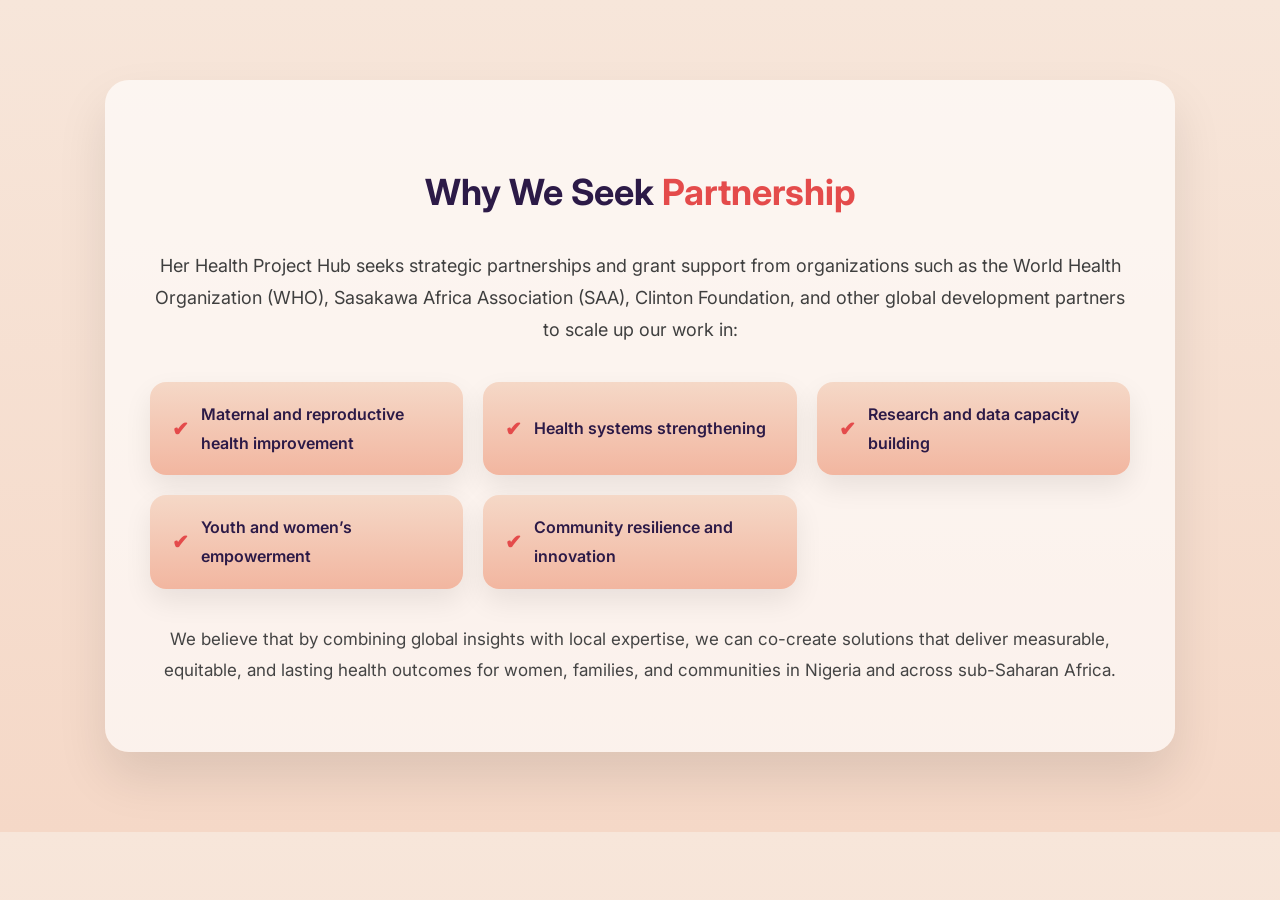
<file: partnership.html>
<!DOCTYPE html>
<html lang="en">
<head>
  <meta charset="UTF-8" />
  <meta name="viewport" content="width=device-width, initial-scale=1.0"/>
  <title>Why We Seek Partnership – Her Health Project Hub</title>

  <!-- Google Font -->
  <link href="https://fonts.googleapis.com/css2?family=Inter:wght@300;400;600;700&display=swap" rel="stylesheet">

  <style>
    :root {
      --cream: #F7E6DA;
      --peach: #F5D8C7;
      --soft-pink: #F2B6A0;
      --accent: #E44B4B;
      --text-dark: #2C1A47;
    }

    body {
      margin: 0;
      font-family: "Inter", sans-serif;
      background: linear-gradient(180deg, var(--cream), var(--peach));
      color: var(--text-dark);
      line-height: 1.8;
    }

    .partner-container {
      max-width: 980px;
      margin: 80px auto;
      padding: 50px 45px;
      background: rgba(255, 255, 255, 0.65);
      border-radius: 24px;
      box-shadow: 0 25px 50px rgba(0,0,0,0.1);
    }

    .partner-title {
      text-align: center;
      font-size: 36px;
      font-weight: 700;
      margin-bottom: 25px;
    }

    .partner-title span {
      color: var(--accent);
    }

    .partner-text {
      font-size: 18px;
      color: #3f3f3f;
      margin-bottom: 35px;
      text-align: center;
    }

    .partner-list {
      display: grid;
      grid-template-columns: repeat(auto-fit, minmax(260px, 1fr));
      gap: 20px;
      margin-bottom: 35px;
    }

    .partner-item {
      background: linear-gradient(180deg, var(--peach), var(--soft-pink));
      padding: 18px 22px;
      border-radius: 16px;
      font-weight: 600;
      box-shadow: 0 12px 28px rgba(0,0,0,0.08);
      display: flex;
      align-items: center;
      gap: 12px;
    }

    .check {
      font-size: 20px;
      color: var(--accent);
      flex-shrink: 0;
    }

    .partner-footer {
      font-size: 17px;
      color: #444;
      text-align: center;
      margin-top: 20px;
    }

    @media (max-width: 768px) {
      .partner-container {
        margin: 40px 15px;
        padding: 35px 25px;
      }

      .partner-title {
        font-size: 28px;
      }

      .partner-text,
      .partner-footer {
        font-size: 16.5px;
      }
    }
  </style>
</head>
<body>

  <section class="partner-container">
    <h1 class="partner-title">Why We Seek <span>Partnership</span></h1>

    <p class="partner-text">
      Her Health Project Hub seeks strategic partnerships and grant support from organizations such as
      the World Health Organization (WHO), Sasakawa Africa Association (SAA), Clinton Foundation,
      and other global development partners to scale up our work in:
    </p>

    <div class="partner-list">
      <div class="partner-item">
        <span class="check">✔</span>
        Maternal and reproductive health improvement
      </div>

      <div class="partner-item">
        <span class="check">✔</span>
        Health systems strengthening
      </div>

      <div class="partner-item">
        <span class="check">✔</span>
        Research and data capacity building
      </div>

      <div class="partner-item">
        <span class="check">✔</span>
        Youth and women’s empowerment
      </div>

      <div class="partner-item">
        <span class="check">✔</span>
        Community resilience and innovation
      </div>
    </div>

    <p class="partner-footer">
      We believe that by combining global insights with local expertise, we can co-create solutions
      that deliver measurable, equitable, and lasting health outcomes for women, families, and
      communities in Nigeria and across sub-Saharan Africa.
    </p>
  </section>

</body>
</html>
</file>
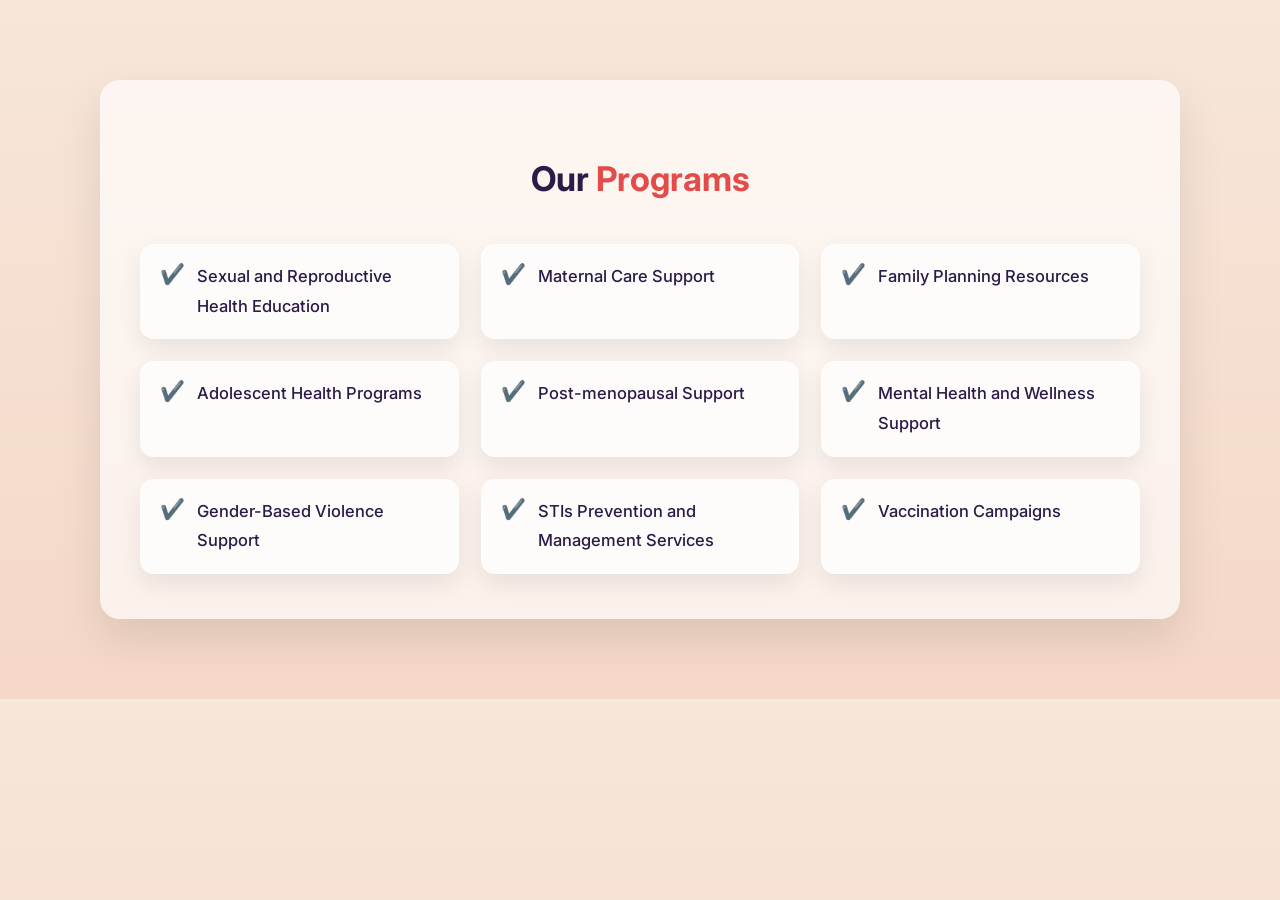
<file: program.html>
<!DOCTYPE html>
<html lang="en">
<head>
  <meta charset="UTF-8" />
  <meta name="viewport" content="width=device-width, initial-scale=1.0"/>
  <title>Our Programs – Her Health Project Hub</title>

  <!-- Google Font -->
  <link href="https://fonts.googleapis.com/css2?family=Inter:wght@300;400;600;700&display=swap" rel="stylesheet">

  <style>
    :root {
      --cream: #F7E6DA;
      --peach: #F5D8C7;
      --soft-pink: #F2B6A0;
      --accent: #E44B4B;
      --text-dark: #2C1A47;
    }

    body {
      margin: 0;
      font-family: "Inter", sans-serif;
      background: linear-gradient(180deg, var(--cream), var(--peach));
      color: var(--text-dark);
      line-height: 1.8;
    }

    .container {
      max-width: 1000px;
      margin: 80px auto;
      padding: 45px 40px;
      background: rgba(255, 255, 255, 0.65);
      border-radius: 20px;
      box-shadow: 0 20px 45px rgba(0,0,0,0.1);
    }

    h1 {
      font-size: 34px;
      font-weight: 700;
      text-align: center;
      margin-bottom: 35px;
    }

    h1 span {
      color: var(--accent);
    }

    .program-grid {
      display: grid;
      grid-template-columns: repeat(auto-fit, minmax(260px, 1fr));
      gap: 22px;
    }

    .program-item {
      background: rgba(255,255,255,0.75);
      padding: 18px 20px;
      border-radius: 14px;
      display: flex;
      align-items: flex-start;
      gap: 12px;
      box-shadow: 0 10px 25px rgba(0,0,0,0.08);
      transition: transform 0.3s ease;
    }

    .program-item:hover {
      transform: translateY(-5px);
    }

    .check {
      font-size: 20px;
      color: var(--accent);
      line-height: 1.2;
    }

    .program-text {
      font-size: 16.5px;
      font-weight: 500;
    }

    @media (max-width: 768px) {
      .container {
        margin: 40px 15px;
        padding: 30px 22px;
      }

      h1 {
        font-size: 26px;
      }
    }
  </style>
</head>
<body>

  <div class="container">
    <h1>Our <span>Programs</span></h1>

    <div class="program-grid">
      <div class="program-item">
        <span class="check">✔️</span>
        <div class="program-text">Sexual and Reproductive Health Education</div>
      </div>

      <div class="program-item">
        <span class="check">✔️</span>
        <div class="program-text">Maternal Care Support</div>
      </div>

      <div class="program-item">
        <span class="check">✔️</span>
        <div class="program-text">Family Planning Resources</div>
      </div>

      <div class="program-item">
        <span class="check">✔️</span>
        <div class="program-text">Adolescent Health Programs</div>
      </div>

      <div class="program-item">
        <span class="check">✔️</span>
        <div class="program-text">Post-menopausal Support</div>
      </div>

      <div class="program-item">
        <span class="check">✔️</span>
        <div class="program-text">Mental Health and Wellness Support</div>
      </div>

      <div class="program-item">
        <span class="check">✔️</span>
        <div class="program-text">Gender-Based Violence Support</div>
      </div>

      <div class="program-item">
        <span class="check">✔️</span>
        <div class="program-text">STIs Prevention and Management Services</div>
      </div>

      <div class="program-item">
        <span class="check">✔️</span>
        <div class="program-text">Vaccination Campaigns</div>
      </div>
    </div>
  </div>

</body>
</html>
</file>
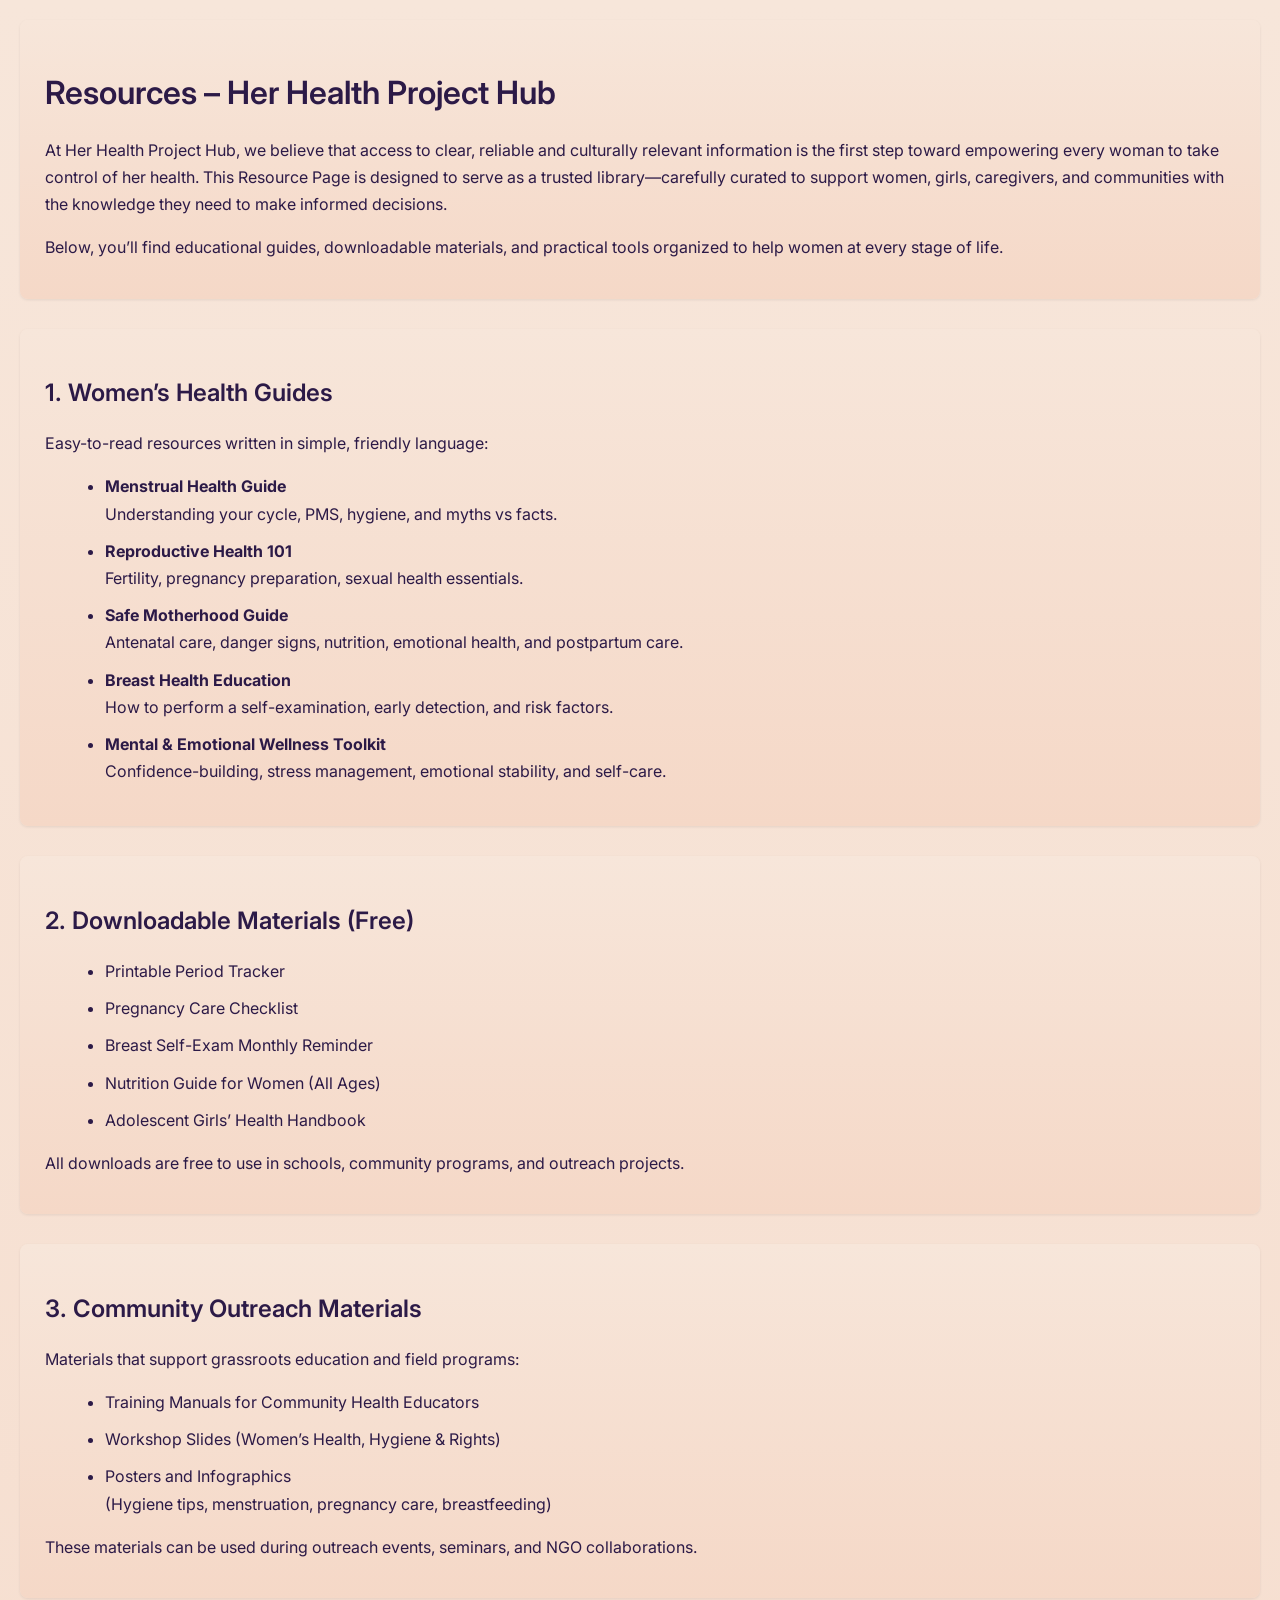
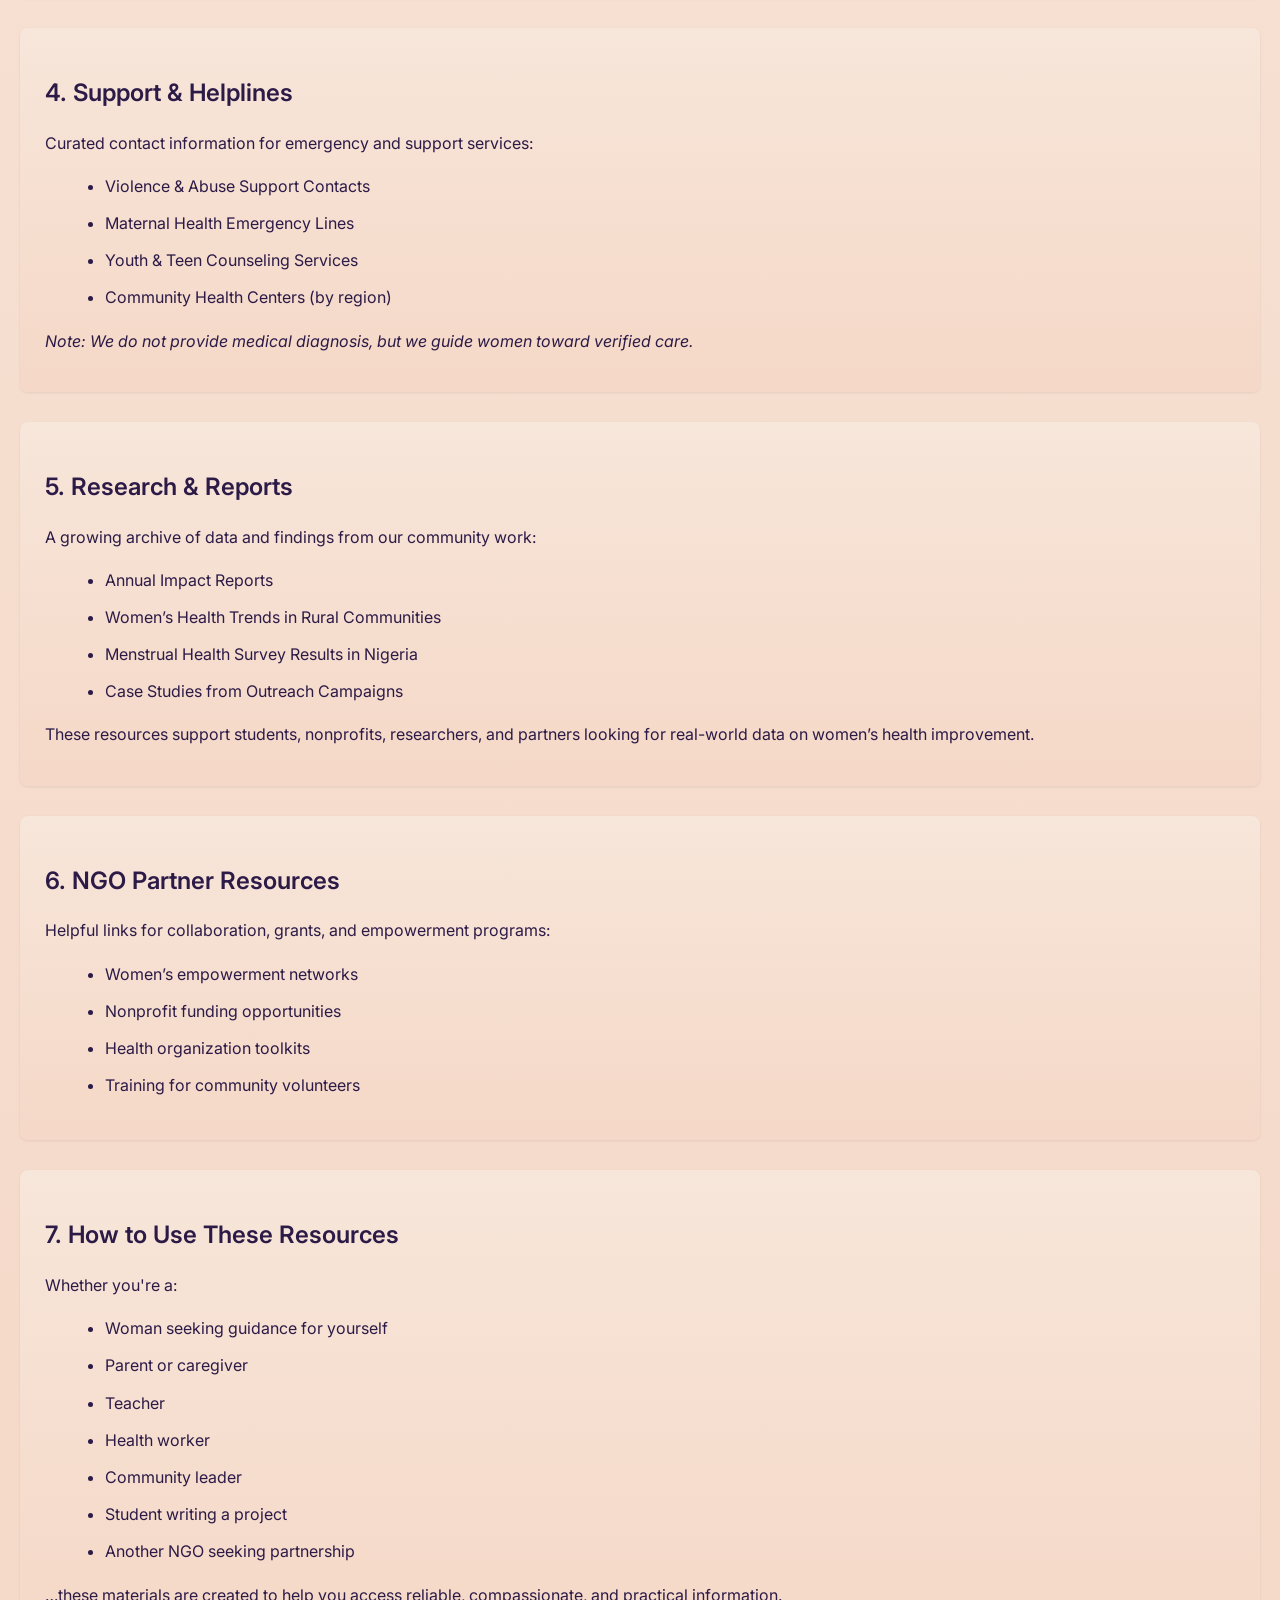
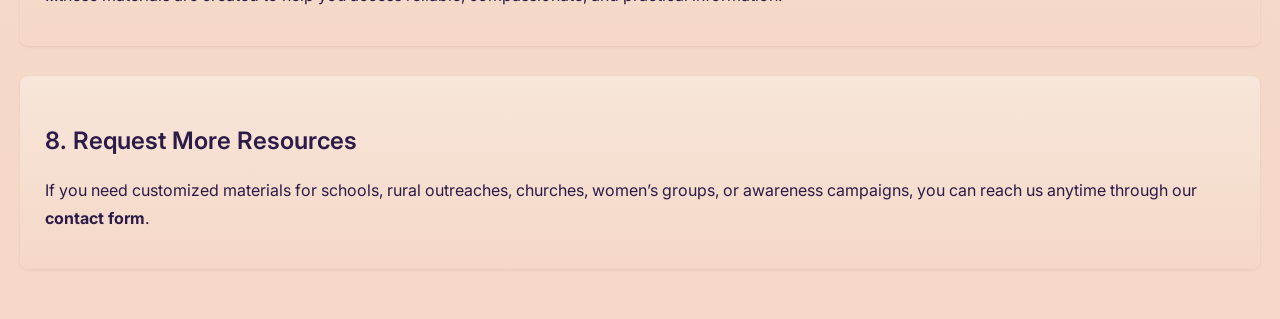
<file: resources.html>
<!DOCTYPE html>
<html lang="en">
<head>
    <meta charset="UTF-8">
    <meta name="viewport" content="width=device-width, initial-scale=1.0">
    <title>Resources – Her Health Project Hub</title>
    <link rel="icon" type="image/jpeg" href="logo.jpg">


    <!-- Font -->
    <link href="https://fonts.googleapis.com/css2?family=Inter:wght@300;400;600&display=swap" rel="stylesheet">

    <style>

        :root {
            --cream: #F7E6DA;
            --peach: #F5D8C7;
            --soft-pink: #F2B6A0;
            --accent: #E44B4B;
            --text-dark: #2C1A47;
            }

        body {
            font-family: "Inter", sans-serif;
            margin: 0;
            padding: 20px;
            background: linear-gradient(180deg, var(--cream), var(--peach));
            color: var(--text-dark);
            line-height: 1.7;
            }

        .section {
            background: linear-gradient(180deg, var(--cream), var(--peach));
            padding: 25px;
            border-radius: 8px;
            margin-bottom: 30px;
            box-shadow: 0 1px 3px rgba(0,0,0,0.08);
        }

        h1, h2 {
            font-weight: 600;
            margin-bottom: 15px;
        }

        li {
            margin-bottom: 10px;
        }

        ul {
            margin-left: 20px;
        }

        p {
            margin-bottom: 12px;
        }
    </style>
</head>
<body>

    <div class="section">
        <h1>Resources – Her Health Project Hub</h1>

        <p>
            At Her Health Project Hub, we believe that access to clear, reliable and culturally relevant 
            information is the first step toward empowering every woman to take control of her health. 
            This Resource Page is designed to serve as a trusted library—carefully curated to support 
            women, girls, caregivers, and communities with the knowledge they need to make informed decisions.
        </p>

        <p>
            Below, you’ll find educational guides, downloadable materials, and practical tools organized 
            to help women at every stage of life.
        </p>
    </div>


    <!-- 1. Women's Health Guides -->
    <div class="section">
        <h2>1. Women’s Health Guides</h2>

        <p>Easy-to-read resources written in simple, friendly language:</p>

        <ul>
            <li><strong>Menstrual Health Guide</strong><br>
                Understanding your cycle, PMS, hygiene, and myths vs facts.</li>

            <li><strong>Reproductive Health 101</strong><br>
                Fertility, pregnancy preparation, sexual health essentials.</li>

            <li><strong>Safe Motherhood Guide</strong><br>
                Antenatal care, danger signs, nutrition, emotional health, and postpartum care.</li>

            <li><strong>Breast Health Education</strong><br>
                How to perform a self-examination, early detection, and risk factors.</li>

            <li><strong>Mental & Emotional Wellness Toolkit</strong><br>
                Confidence-building, stress management, emotional stability, and self-care.</li>
        </ul>
    </div>


    <!-- 2. Downloadable Materials -->
    <div class="section">
        <h2>2. Downloadable Materials (Free)</h2>

        <ul>
            <li>Printable Period Tracker</li>
            <li>Pregnancy Care Checklist</li>
            <li>Breast Self-Exam Monthly Reminder</li>
            <li>Nutrition Guide for Women (All Ages)</li>
            <li>Adolescent Girls’ Health Handbook</li>
        </ul>

        <p>All downloads are free to use in schools, community programs, and outreach projects.</p>
    </div>


    <!-- 3. Community Outreach Materials -->
    <div class="section">
        <h2>3. Community Outreach Materials</h2>

        <p>Materials that support grassroots education and field programs:</p>

        <ul>
            <li>Training Manuals for Community Health Educators</li>
            <li>Workshop Slides (Women’s Health, Hygiene & Rights)</li>
            <li>Posters and Infographics <br>(Hygiene tips, menstruation, pregnancy care, breastfeeding)</li>
        </ul>

        <p>
            These materials can be used during outreach events, seminars, and NGO collaborations.
        </p>
    </div>


    <!-- 4. Support & Helplines -->
    <div class="section">
        <h2>4. Support & Helplines</h2>

        <p>Curated contact information for emergency and support services:</p>

        <ul>
            <li>Violence & Abuse Support Contacts</li>
            <li>Maternal Health Emergency Lines</li>
            <li>Youth & Teen Counseling Services</li>
            <li>Community Health Centers (by region)</li>
        </ul>

        <p><em>Note: We do not provide medical diagnosis, but we guide women toward verified care.</em></p>
    </div>


    <!-- 5. Research & Reports -->
    <div class="section">
        <h2>5. Research & Reports</h2>

        <p>A growing archive of data and findings from our community work:</p>

        <ul>
            <li>Annual Impact Reports</li>
            <li>Women’s Health Trends in Rural Communities</li>
            <li>Menstrual Health Survey Results in Nigeria</li>
            <li>Case Studies from Outreach Campaigns</li>
        </ul>

        <p>
            These resources support students, nonprofits, researchers, and partners looking for 
            real-world data on women’s health improvement.
        </p>
    </div>


    <!-- 6. NGO Partner Resources -->
    <div class="section">
        <h2>6. NGO Partner Resources</h2>

        <p>Helpful links for collaboration, grants, and empowerment programs:</p>

        <ul>
            <li>Women’s empowerment networks</li>
            <li>Nonprofit funding opportunities</li>
            <li>Health organization toolkits</li>
            <li>Training for community volunteers</li>
        </ul>
    </div>


    <!-- 7. How to Use -->
    <div class="section">
        <h2>7. How to Use These Resources</h2>

        <p>Whether you're a:</p>

        <ul>
            <li>Woman seeking guidance for yourself</li>
            <li>Parent or caregiver</li>
            <li>Teacher</li>
            <li>Health worker</li>
            <li>Community leader</li>
            <li>Student writing a project</li>
            <li>Another NGO seeking partnership</li>
        </ul>

        <p>…these materials are created to help you access reliable, compassionate, and practical information.</p>
    </div>


    <!-- 8. Request More -->
    <div class="section">
        <h2>8. Request More Resources</h2>

        <p>
            If you need customized materials for schools, rural outreaches, churches, women’s groups, 
            or awareness campaigns, you can reach us anytime through our <strong>contact form</strong>.
        </p>
    </div>

</body>
</html>
</file>
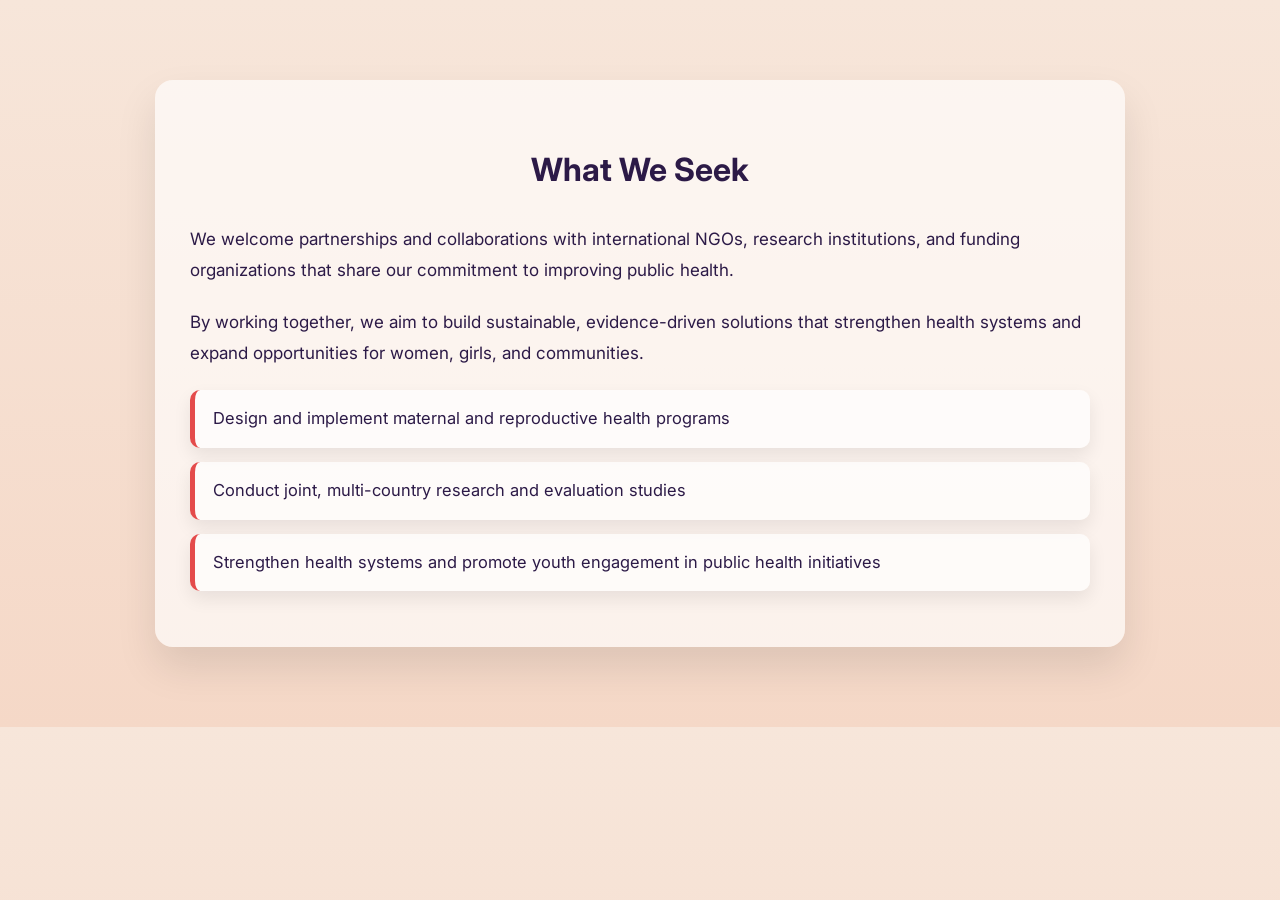
<file: seek.html>
<!DOCTYPE html>
<html lang="en">
<head>
  <meta charset="UTF-8" />
  <meta name="viewport" content="width=device-width, initial-scale=1.0"/>
  <title>Partnerships & Collaborations – Her Health Project Hub</title>

  <!-- Google Font -->
  <link href="https://fonts.googleapis.com/css2?family=Inter:wght@300;400;600;700&display=swap" rel="stylesheet">

  <style>
    :root {
      --cream: #F7E6DA;
      --peach: #F5D8C7;
      --soft-pink: #F2B6A0;
      --accent: #E44B4B;
      --text-dark: #2C1A47;
    }

    body {
      margin: 0;
      font-family: "Inter", sans-serif;
      background: linear-gradient(180deg, var(--cream), var(--peach));
      color: var(--text-dark);
      line-height: 1.8;
    }

    .container {
      max-width: 900px;
      margin: 80px auto;
      padding: 40px 35px;
      background: rgba(255, 255, 255, 0.65);
      border-radius: 18px;
      box-shadow: 0 20px 40px rgba(0,0,0,0.1);
    }

    h1 {
      font-size: 32px;
      font-weight: 700;
      margin-bottom: 25px;
      text-align: center;
    }

    h1 span {
      color: var(--accent);
    }

    p {
      font-size: 17px;
      margin-bottom: 22px;
    }

    ul {
      list-style: none;
      padding: 0;
      margin-top: 20px;
    }

    ul li {
      font-size: 16.5px;
      padding: 14px 18px;
      margin-bottom: 14px;
      background: rgba(255,255,255,0.7);
      border-left: 5px solid var(--accent);
      border-radius: 10px;
      box-shadow: 0 8px 18px rgba(0,0,0,0.08);
    }

    @media (max-width: 768px) {
      .container {
        margin: 40px 15px;
        padding: 25px 20px;
      }

      h1 {
        font-size: 26px;
      }
    }
  </style>
</head>
<body>

  <div class="container">
    <h1> What We Seek</h1>

    <p>
      We welcome partnerships and collaborations with international NGOs,
      research institutions, and funding organizations that share our
      commitment to improving public health.
    </p>

    <p>
      By working together, we aim to build sustainable, evidence-driven
      solutions that strengthen health systems and expand opportunities
      for women, girls, and communities.
    </p>

    <ul>
      <li>Design and implement maternal and reproductive health programs</li>
      <li>Conduct joint, multi-country research and evaluation studies</li>
      <li>Strengthen health systems and promote youth engagement in public health initiatives</li>
    </ul>
  </div>

</body>
</html>
</file>
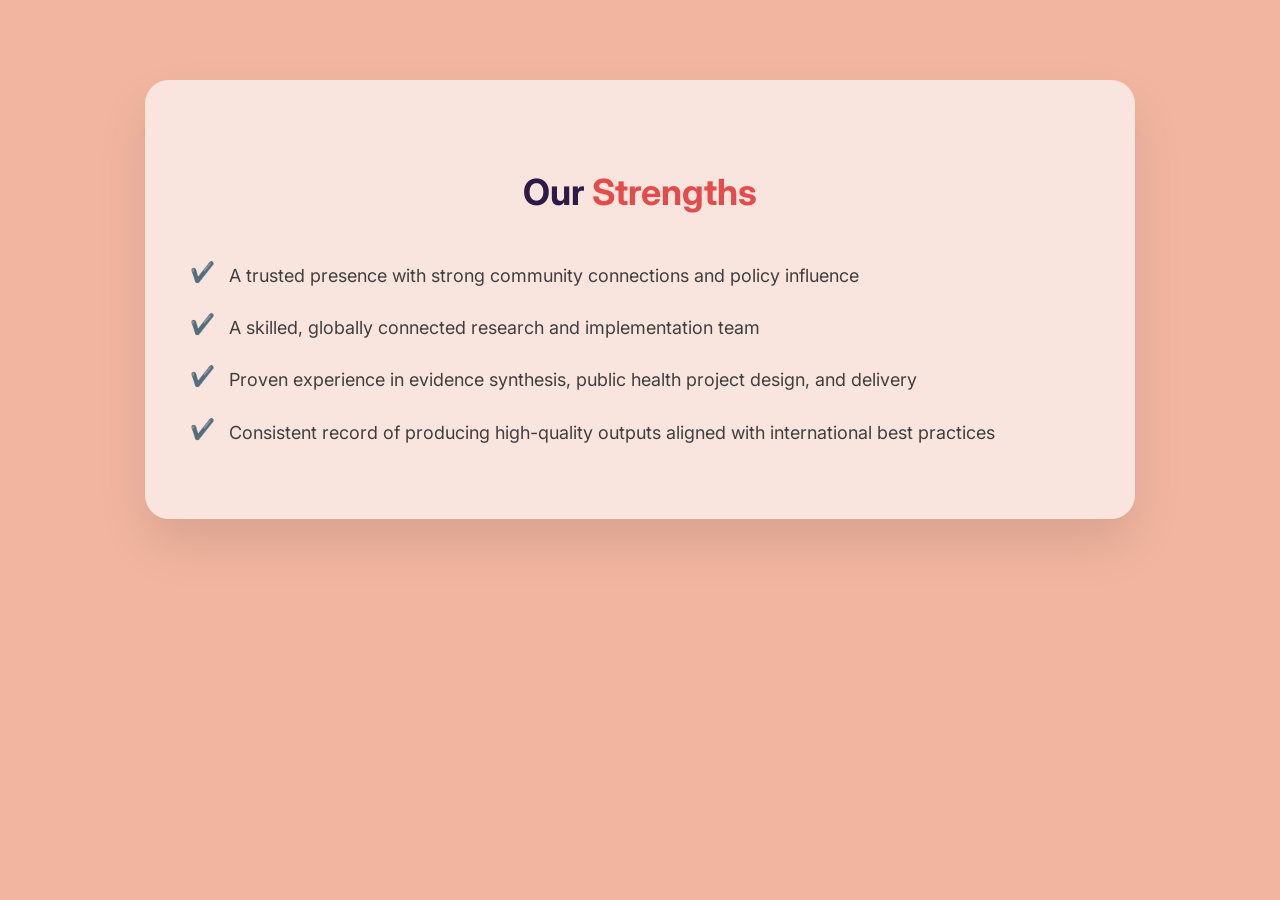
<file: strength.html>
<!DOCTYPE html>
<html lang="en">
<head>
  <meta charset="UTF-8" />
  <meta name="viewport" content="width=device-width, initial-scale=1.0"/>

  <!-- Google Font -->
  <link href="https://fonts.googleapis.com/css2?family=Inter:wght@300;400;600;700&display=swap" rel="stylesheet">

  <style>
    :root {
      --cream: #F7E6DA;
      --peach: #F5D8C7;
      --soft-pink: #F2B6A0;
      --accent: #E44B4B;
      --text-dark: #2C1A47;
    }

    body {
      margin: 0;
      font-family: "Inter", sans-serif;
      background: #F2B6A0;
      color: var(--text-dark);
      line-height: 1.8;
    }

    .strengths-container {
      max-width: 900px;
      margin: 80px auto;
      padding: 50px 45px;
      background: rgba(255, 255, 255, 0.65);
      border-radius: 24px;
      box-shadow: 0 25px 50px rgba(0,0,0,0.1);
    }

    .strengths-title {
      text-align: center;
      font-size: 36px;
      font-weight: 700;
      margin-bottom: 35px;
    }

    .strengths-title span {
      color: var(--accent);
    }

    .strengths-list {
      list-style: none;
      padding: 0;
      margin: 0;
    }

    .strengths-list li {
      display: flex;
      align-items: flex-start;
      gap: 14px;
      font-size: 18px;
      margin-bottom: 20px;
      color: #3f3f3f;
    }

    .strengths-list li::before {
      content: "✔️";
      font-size: 20px;
      line-height: 1.2;
    }

    @media (max-width: 768px) {
      .strengths-container {
        margin: 40px 15px;
        padding: 35px 25px;
      }

      .strengths-title {
        font-size: 28px;
      }

      .strengths-list li {
        font-size: 16.5px;
      }
    }
  </style>
</head>
<body>

  <section class="strengths-container">
    <h1 class="strengths-title">Our <span>Strengths</span></h1>

    <ul class="strengths-list">
      <li>
        A trusted presence with strong community connections and policy influence
      </li>
      <li>
        A skilled, globally connected research and implementation team
      </li>
      <li>
        Proven experience in evidence synthesis, public health project design, and delivery
      </li>
      <li>
        Consistent record of producing high-quality outputs aligned with international best practices
      </li>
    </ul>
  </section>

</body>
</html>
</file>
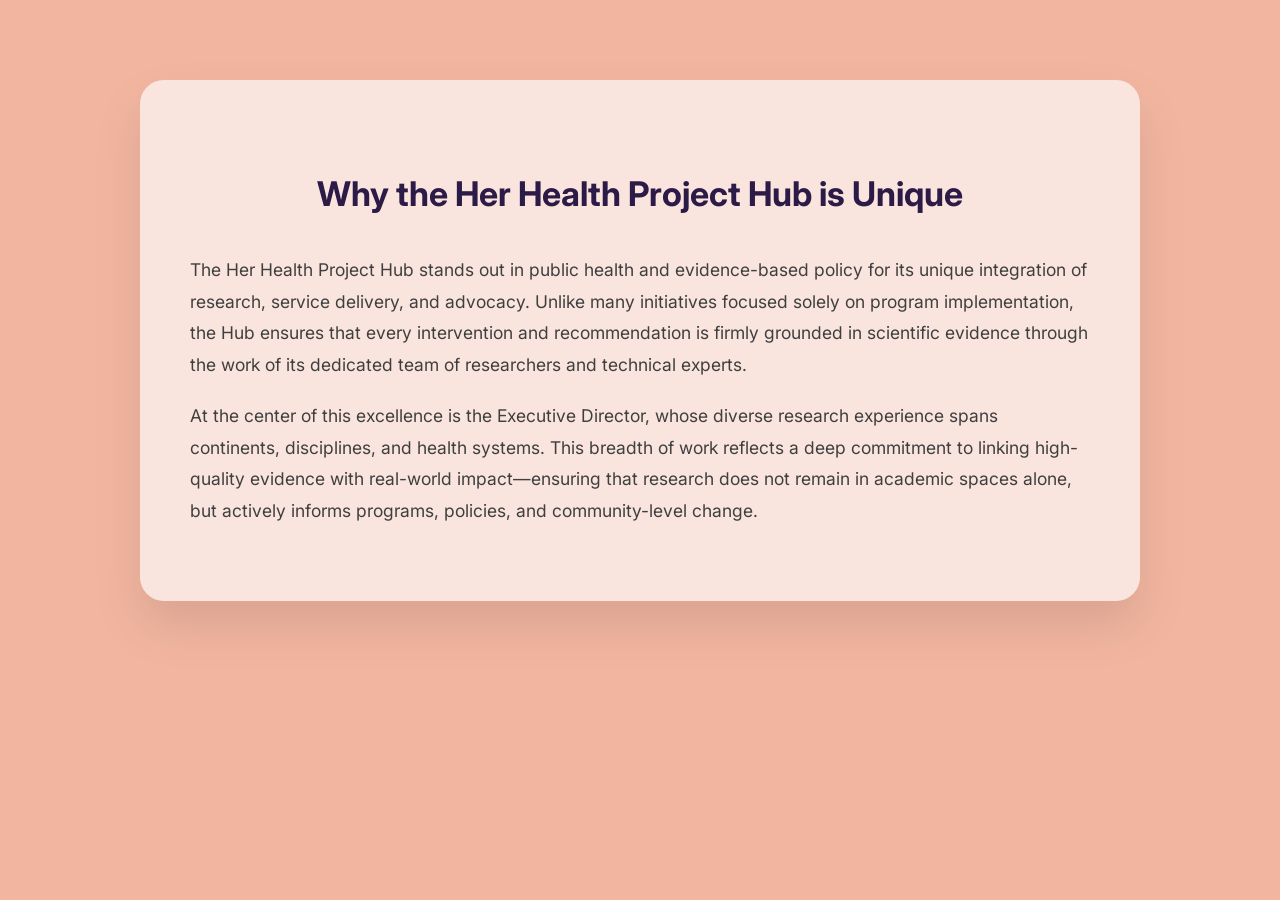
<file: unique.html>
<!DOCTYPE html>
<html lang="en">
<head>
  <meta charset="UTF-8">
  <meta name="viewport" content="width=device-width, initial-scale=1.0">

  <!-- Google Font -->
  <link href="https://fonts.googleapis.com/css2?family=Inter:wght@300;400;600;700&display=swap" rel="stylesheet">

  <style>
    :root {
      --cream: #F7E6DA;
      --peach: #F5D8C7;
      --text-dark: #2C1A47;
    }

    body {
      margin: 0;
      font-family: "Inter", sans-serif;
      background: #F2B6A0;;
      color: var(--text-dark);
      line-height: 1.8;
    }

    .unique-container {
      max-width: 900px;
      margin: 80px auto;
      padding: 55px 50px;
      background: rgba(255, 255, 255, 0.65);
      border-radius: 24px;
      box-shadow: 0 25px 50px rgba(0, 0, 0, 0.1);
    }

    .unique-title {
      text-align: center;
      font-size: 34px;
      font-weight: 700;
      margin-bottom: 30px;
    }

    .unique-content p {
      font-size: 17.5px;
      margin-bottom: 20px;
      color: #3f3f3f;
    }

    @media (max-width: 768px) {
      .unique-container {
        margin: 40px 15px;
        padding: 35px 25px;
      }

      .unique-title {
        font-size: 26px;
      }

      .unique-content p {
        font-size: 16.5px;
      }
    }
  </style>
</head>
<body>

  <section class="unique-container">
    <h2 class="unique-title">Why the Her Health Project Hub is Unique</h2>

    <div class="unique-content">
      <p>
        The Her Health Project Hub stands out in public health and evidence-based policy for its unique
        integration of research, service delivery, and advocacy. Unlike many initiatives focused solely
        on program implementation, the Hub ensures that every intervention and recommendation is firmly
        grounded in scientific evidence through the work of its dedicated team of researchers and
        technical experts.
      </p>

      <p>
        At the center of this excellence is the Executive Director, whose diverse research experience
        spans continents, disciplines, and health systems. This breadth of work reflects a deep
        commitment to linking high-quality evidence with real-world impact—ensuring that research does
        not remain in academic spaces alone, but actively informs programs, policies, and community-level
        change.
      </p>
    </div>
  </section>

</body>
</html>
</file>
<file: style.css>
@import url("https://fonts.googleapis.com/css2?family=Inter:wght@300;400;600;700&display=swap");

:root {
  --cream: #F7E6DA;
  --peach: #F5D8C7;
  --soft-pink: #F2B6A0;
  --accent: #E44B4B;
  --text-dark: #2C1A47;
}

body {
  font-family: "Poppins", sans-serif;
  margin: 0;
  background: linear-gradient(180deg, var(--cream), var(--peach));
  color: var(--text-dark);
}

/* ================= NAVBAR ================= */
.navbar {
  background: linear-gradient(180deg, var(--cream), var(--peach));
  padding: 20px 40px;
  display: flex;
  justify-content: space-between;
  align-items: center;
  border-bottom: 1px solid rgba(0,0,0,0.05);
  position: sticky;
  top: 0;
  z-index: 100;
}

.logo-area {
  display: flex;
  align-items: center;
  gap: 10px;
}

.logo {
  width: 48px;
}

.brand-name {
  font-weight: 700;
  font-size: 20px;
}

/* Desktop nav */
.navbar nav {
  display: flex;
}

.navbar nav a {
  margin-left: 25px;
  color: var(--text-dark);
  text-decoration: none;
  font-weight: 500;
  position: relative;
}

.navbar nav a::after {
  content: "";
  position: absolute;
  left: 0;
  bottom: -6px;
  width: 0;
  height: 2px;
  background: var(--accent);
  transition: 0.3s;
}

.navbar nav a:hover::after {
  width: 100%;
}

/* Hamburger */
.menu-toggle {
  display: none;
  font-size: 28px;
  cursor: pointer;
}

/* ================= HERO ================= */
.hero {
  display: flex;
  align-items: center;
  justify-content: space-between;
  padding: 90px 60px;
  background: linear-gradient(180deg, var(--peach), var(--soft-pink));
  border-radius: 0 0 40px 40px;
}

.hero-text {
  max-width: 520px;
}

.hero-text h1 {
  font-size: 46px;
  font-weight: 700;
  line-height: 1.25;
}

.hero-text p {
  margin-top: 12px;
  font-size: 18px;
  line-height: 1.6;
  color: #4a4a4a;
}

.btn {
  margin-top: 30px;
  display: inline-block;
  padding: 14px 36px;
  background: var(--accent);
  color: white;
  border-radius: 30px;
  text-decoration: none;
  font-weight: 600;
  transition: 0.3s;
}

.btn:hover {
  transform: translateY(-2px);
  box-shadow: 0 10px 20px rgba(228,75,75,0.3);
}

.hero-img img {
  width: 420px;
  height: 420px;
  object-fit: contai;
  border-radius: 50%;
  box-shadow: 0 20px 40px rgba(0,0,0,0.15);
}

/* ================= PROGRAMS ================= */
.programs {
  text-align: center;
  padding: 90px 20px;
   background: linear-gradient(180deg, var(--peach), var(--soft-pink));
}

.programs h2 {
  font-size: 34px;
  margin-bottom: 50px;
  font-weight: 700;
}

.program-grid {
  display: grid;
  grid-template-columns: repeat(3, 1fr);
  gap: 40px;
  max-width: 1100px;
  margin: 0 auto;
}

.program-card {
 background: linear-gradient(180deg, var(--peach), var(--soft-pink));  padding: 40px 25px;
  border-radius: 25px;
  box-shadow: 0 15px 30px rgba(0,0,0,0.08);
  transition: 0.3s;
}

.program-card:hover {
  transform: translateY(-8px);
}

.program-card img {
  width: 80px;
  margin-bottom: 20px;
}

.program-card h3 {
  font-size: 20px;
  font-weight: 700;
}

.program-card p {
  font-size: 16px;
  line-height: 1.5;
  color: #555;
}

/* ============== MOBILE ============== */
@media (max-width: 768px) {

  .menu-toggle {
    display: block;
  }

  .navbar nav {
    position: absolute;
    top: 80px;
    left: 0;
    width: 100%;
    background: var(--peach);
    flex-direction: column;
    align-items: center;
    display: none;
  }

  .navbar nav.show {
    display: flex;
  }

  .navbar nav a {
    padding: 15px;
    width: 100%;
    text-align: center;
    border-top: 1px solid rgba(0,0,0,0.1);
  }

  .hero {
    flex-direction: column;
    padding: 50px 20px;
    text-align: center;
  }

  .hero-text h1 {
    font-size: 30px;
  }

  .hero-img img {
    width: 280px;
    height: 280px;
    margin-top: 30px;
  }

  .program-grid {
    grid-template-columns: 1fr;
  }
}

/*=========Foota==========*/
.footer{
  color: #282f42;;
  text-align: center;
  margin-top: 20px;
  display: block;
  justify-content: center;
  width: 100%;
  min-height: 100vh;
}


.footer-list {
  list-style: disc;
  max-width: 900px;
  margin: auto;
  padding-left: 20px;
  text-align: left;
   grid-template-columns: repeat(auto-fit, minmax(260px, 1fr));
  gap: 14px 30px;
  display: block;
}

.footer a{
  display: block;
  font-weight: 100;
  text-decoration: none;
  margin: 10px 0;
  transition: color 0.3s ease;
  text-align:justify;
  justify-content: center;
  color: #2a3756;

}

.footer-links {
  max-width: 900px;
  display: flex;
  flex-wrap: wrap;
  justify-content: center;
  gap: 15px 30px;
  text-align: center;
}


.footar a :hover{
  color: #E44B4B;
}

@media (max-width: 600px) {
  .footer-list {
    grid-template-columns: 1fr;
  }
}
</file>
